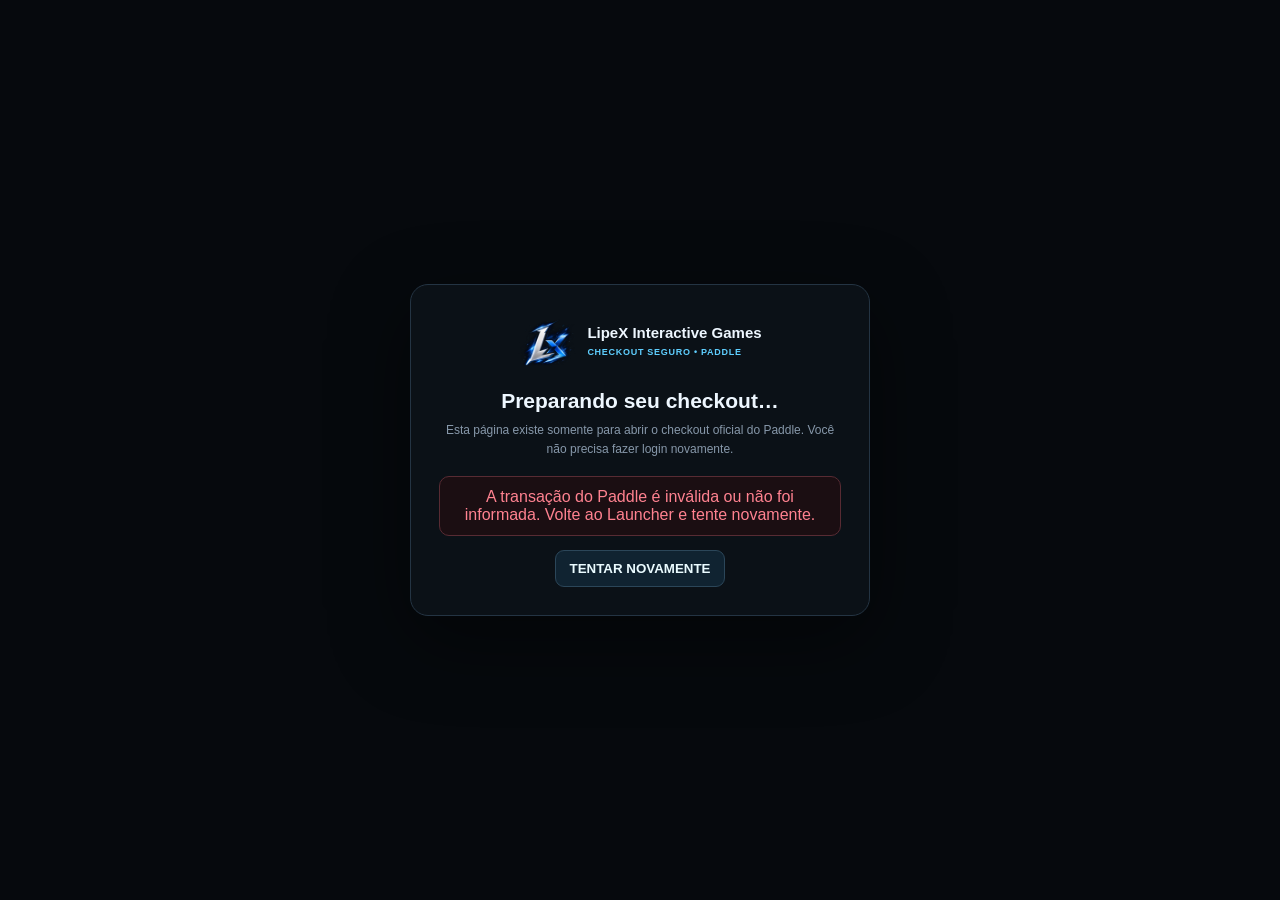
<file: paddle-checkout.html>
<!doctype html>
<html lang="pt-BR">
<head>
  <meta charset="utf-8">
  <meta name="viewport" content="width=device-width,initial-scale=1">
  <title>Checkout • LipeX Interactive Games</title>
  <style>
    :root{color-scheme:dark}*{box-sizing:border-box}body{margin:0;min-height:100vh;display:grid;place-items:center;background:#06090d;color:#eef7ff;font-family:Inter,Segoe UI,Arial,sans-serif}.shell{width:min(460px,92vw);padding:28px;border:1px solid #243443;border-radius:18px;background:#0b1117;text-align:center;box-shadow:0 24px 80px rgba(0,0,0,.45)}img{width:58px;height:58px;object-fit:contain}.brand{display:flex;align-items:center;justify-content:center;gap:11px;margin-bottom:18px}.brand div{text-align:left}.brand b{display:block;font-size:15px}.brand span{font-size:9px;color:#5fcfff;font-weight:800;letter-spacing:.08em}h1{font-size:21px;margin:0 0 8px}p{color:#8798aa;font-size:12px;line-height:1.55;margin:0}.status{margin-top:18px;padding:11px;border-radius:10px;background:#101922;color:#9eb0c0}.error{color:#ff8290;border:1px solid #582b33;background:#1b0e12}button{margin-top:14px;border:1px solid #2b4659;border-radius:9px;background:#102331;color:#eafbff;padding:10px 14px;font-weight:800;cursor:pointer}
  </style>
</head>
<body>
  <main class="shell">
    <div class="brand"><img src="assets/lipex-emblem.png" alt="LipeX"><div><b>LipeX Interactive Games</b><span>CHECKOUT SEGURO • PADDLE</span></div></div>
    <h1>Preparando seu checkout…</h1>
    <p>Esta página existe somente para abrir o checkout oficial do Paddle. Você não precisa fazer login novamente.</p>
    <div id="status" class="status">Conectando ao Paddle…</div>
    <button id="retry" hidden type="button">TENTAR NOVAMENTE</button>
  </main>
  <script src="config.js"></script>
  <script src="https://cdn.paddle.com/paddle/v2/paddle.js"></script>
  <script src="paddle-checkout.js?v=20260907-v0133"></script>
</body>
</html>
</file>
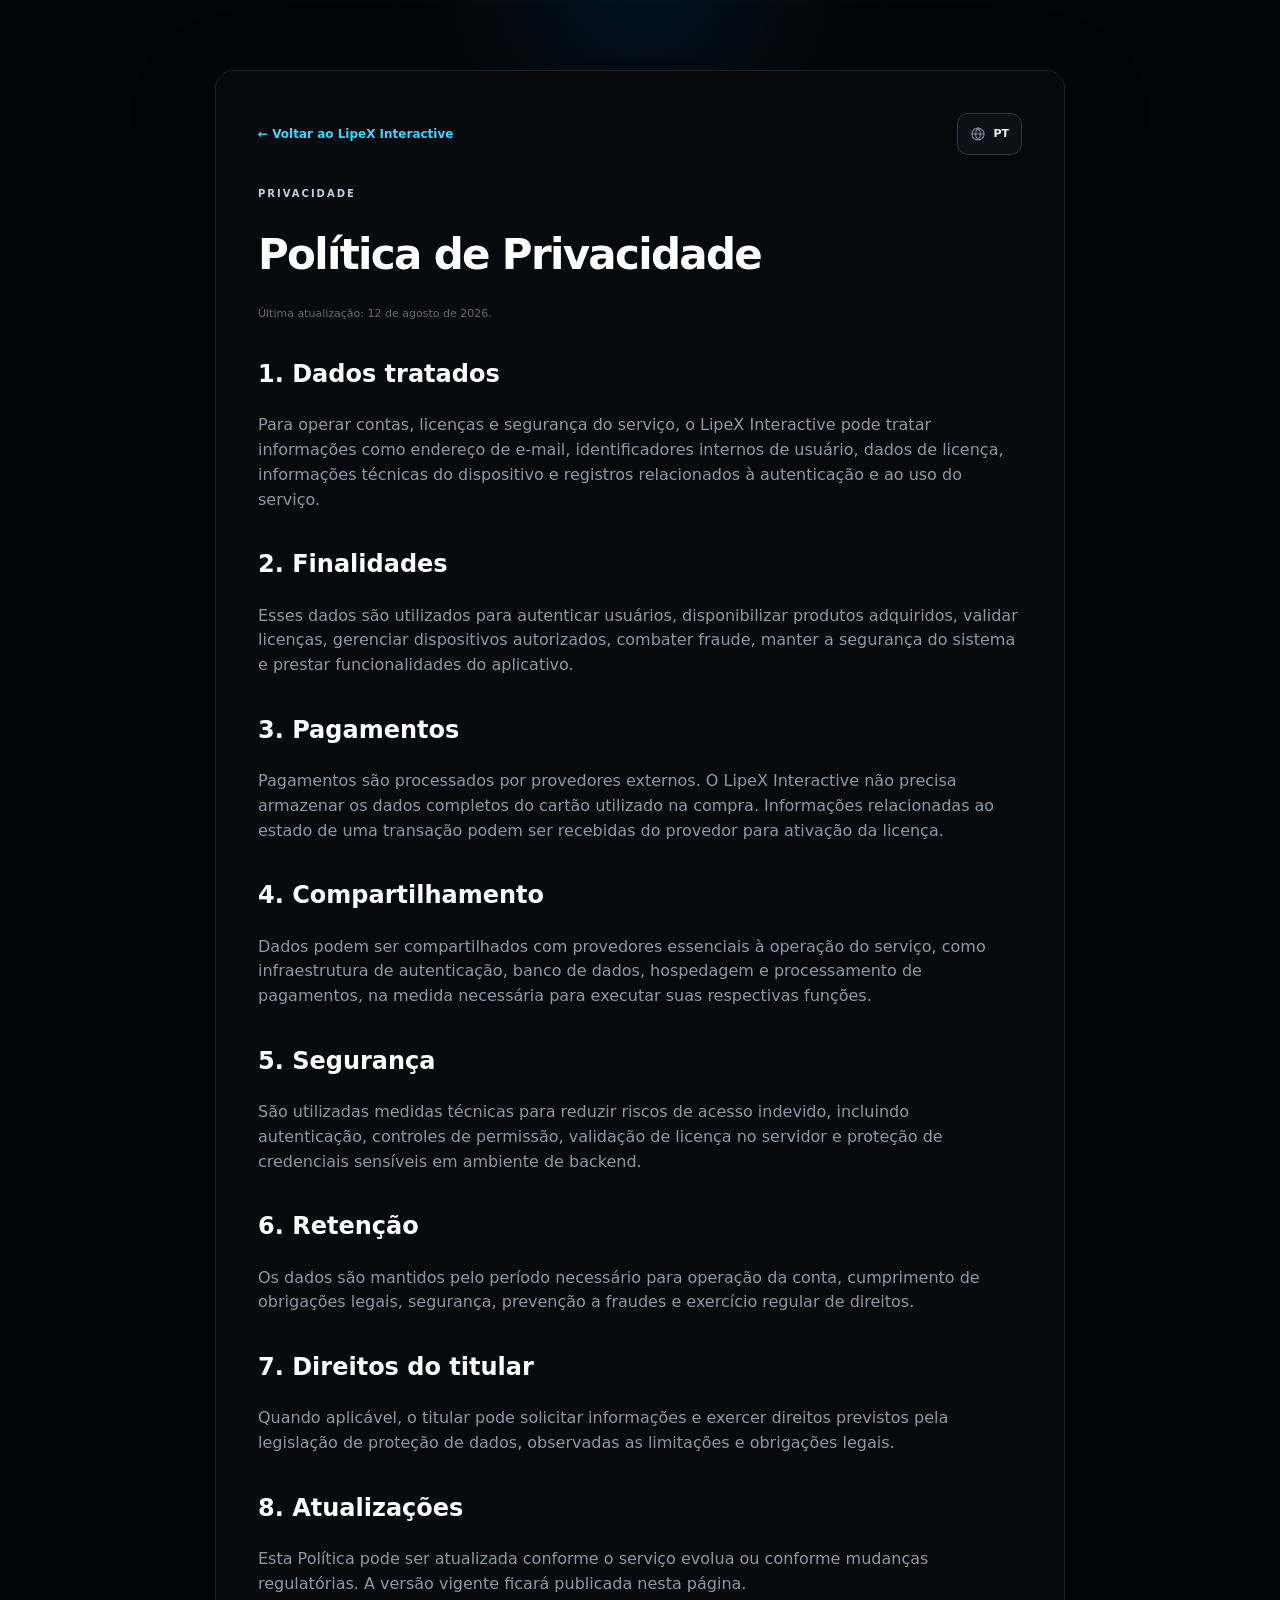
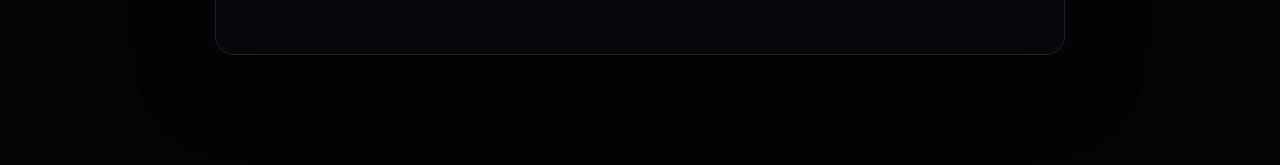
<file: privacidade.html>
<!DOCTYPE html>

<html lang="pt-BR"><head><meta charset="utf-8"/><meta content="width=device-width,initial-scale=1" name="viewport"/><title>Política de Privacidade — LipeX Interactive</title><link href="styles.css" rel="stylesheet"/></head><body data-title-pt="Política de Privacidade — LipeX Interactive"><main class="legal"><div class="legal-toolbar"><a class="back" data-i18n="← Voltar ao LipeX Interactive" href="index.html">← Voltar ao LipeX Interactive</a><div class="language-wrap">
<button aria-expanded="false" aria-haspopup="true" aria-label="Selecionar idioma" class="language-button" data-i18n-aria-label="Selecionar idioma" data-language-toggle="" type="button">
<svg aria-hidden="true" viewbox="0 0 24 24"><circle cx="12" cy="12" r="9"></circle><path d="M3 12h18M12 3c2.5 2.5 3.8 5.5 3.8 9s-1.3 6.5-3.8 9c-2.5-2.5-3.8-5.5-3.8-9S9.5 5.5 12 3Z"></path></svg>
<span data-i18n="PT" data-language-current="">PT</span>
</button>
<div class="language-menu" hidden="">
<button data-language-option="pt" role="radio" type="button"><span class="lang-code" data-i18n="PT">PT</span><span data-i18n="Português (Brasil)">Português (Brasil)</span><b data-i18n="✓">✓</b></button>
<button data-language-option="en" role="radio" type="button"><span class="lang-code" data-i18n="EN">EN</span><span data-i18n="English">English</span><b data-i18n="✓">✓</b></button>
</div>
</div></div><span class="eyebrow" data-i18n="PRIVACIDADE">PRIVACIDADE</span><h1 data-i18n="Política de Privacidade">Política de Privacidade</h1><p class="updated" data-i18n="Última atualização: 12 de agosto de 2026.">Última atualização: 12 de agosto de 2026.</p><h2 data-i18n="1. Dados tratados">1. Dados tratados</h2><p data-i18n="Para operar contas, licenças e segurança do serviço, o LipeX Interactive pode tratar informações como endereço de e-mail, identificadores internos de usuário, dados de licença, informações técnicas do dispositivo e registros relacionados à autenticação e ao uso do serviço.">Para operar contas, licenças e segurança do serviço, o LipeX Interactive pode tratar informações como endereço de e-mail, identificadores internos de usuário, dados de licença, informações técnicas do dispositivo e registros relacionados à autenticação e ao uso do serviço.</p><h2 data-i18n="2. Finalidades">2. Finalidades</h2><p data-i18n="Esses dados são utilizados para autenticar usuários, disponibilizar produtos adquiridos, validar licenças, gerenciar dispositivos autorizados, combater fraude, manter a segurança do sistema e prestar funcionalidades do aplicativo.">Esses dados são utilizados para autenticar usuários, disponibilizar produtos adquiridos, validar licenças, gerenciar dispositivos autorizados, combater fraude, manter a segurança do sistema e prestar funcionalidades do aplicativo.</p><h2 data-i18n="3. Pagamentos">3. Pagamentos</h2><p data-i18n="Pagamentos são processados por provedores externos. O LipeX Interactive não precisa armazenar os dados completos do cartão utilizado na compra. Informações relacionadas ao estado de uma transação podem ser recebidas do provedor para ativação da licença.">Pagamentos são processados por provedores externos. O LipeX Interactive não precisa armazenar os dados completos do cartão utilizado na compra. Informações relacionadas ao estado de uma transação podem ser recebidas do provedor para ativação da licença.</p><h2 data-i18n="4. Compartilhamento">4. Compartilhamento</h2><p data-i18n="Dados podem ser compartilhados com provedores essenciais à operação do serviço, como infraestrutura de autenticação, banco de dados, hospedagem e processamento de pagamentos, na medida necessária para executar suas respectivas funções.">Dados podem ser compartilhados com provedores essenciais à operação do serviço, como infraestrutura de autenticação, banco de dados, hospedagem e processamento de pagamentos, na medida necessária para executar suas respectivas funções.</p><h2 data-i18n="5. Segurança">5. Segurança</h2><p data-i18n="São utilizadas medidas técnicas para reduzir riscos de acesso indevido, incluindo autenticação, controles de permissão, validação de licença no servidor e proteção de credenciais sensíveis em ambiente de backend.">São utilizadas medidas técnicas para reduzir riscos de acesso indevido, incluindo autenticação, controles de permissão, validação de licença no servidor e proteção de credenciais sensíveis em ambiente de backend.</p><h2 data-i18n="6. Retenção">6. Retenção</h2><p data-i18n="Os dados são mantidos pelo período necessário para operação da conta, cumprimento de obrigações legais, segurança, prevenção a fraudes e exercício regular de direitos.">Os dados são mantidos pelo período necessário para operação da conta, cumprimento de obrigações legais, segurança, prevenção a fraudes e exercício regular de direitos.</p><h2 data-i18n="7. Direitos do titular">7. Direitos do titular</h2><p data-i18n="Quando aplicável, o titular pode solicitar informações e exercer direitos previstos pela legislação de proteção de dados, observadas as limitações e obrigações legais.">Quando aplicável, o titular pode solicitar informações e exercer direitos previstos pela legislação de proteção de dados, observadas as limitações e obrigações legais.</p><h2 data-i18n="8. Atualizações">8. Atualizações</h2><p data-i18n="Esta Política pode ser atualizada conforme o serviço evolua ou conforme mudanças regulatórias. A versão vigente ficará publicada nesta página.">Esta Política pode ser atualizada conforme o serviço evolua ou conforme mudanças regulatórias. A versão vigente ficará publicada nesta página.</p></main><script src="i18n.js"></script><script src="site-editor.js"></script></body></html>
</file>
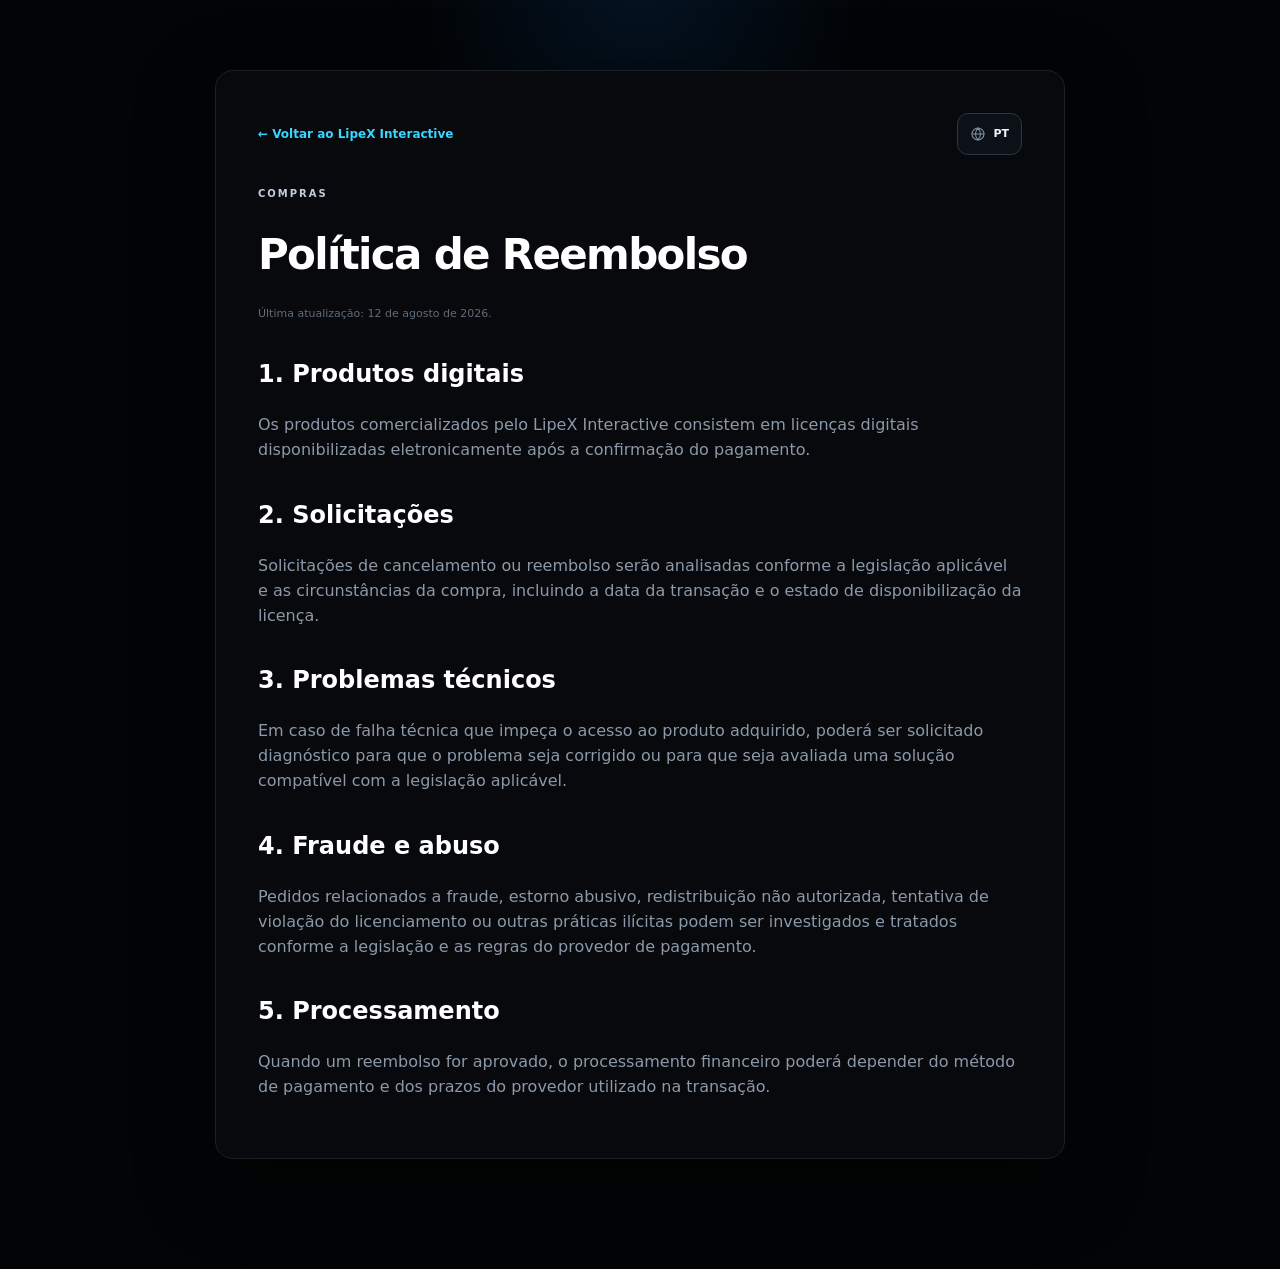
<file: reembolso.html>
<!DOCTYPE html>

<html lang="pt-BR"><head><meta charset="utf-8"/><meta content="width=device-width,initial-scale=1" name="viewport"/><title>Política de Reembolso — LipeX Interactive</title><link href="styles.css" rel="stylesheet"/></head><body data-title-pt="Política de Reembolso — LipeX Interactive"><main class="legal"><div class="legal-toolbar"><a class="back" data-i18n="← Voltar ao LipeX Interactive" href="index.html">← Voltar ao LipeX Interactive</a><div class="language-wrap">
<button aria-expanded="false" aria-haspopup="true" aria-label="Selecionar idioma" class="language-button" data-i18n-aria-label="Selecionar idioma" data-language-toggle="" type="button">
<svg aria-hidden="true" viewbox="0 0 24 24"><circle cx="12" cy="12" r="9"></circle><path d="M3 12h18M12 3c2.5 2.5 3.8 5.5 3.8 9s-1.3 6.5-3.8 9c-2.5-2.5-3.8-5.5-3.8-9S9.5 5.5 12 3Z"></path></svg>
<span data-i18n="PT" data-language-current="">PT</span>
</button>
<div class="language-menu" hidden="">
<button data-language-option="pt" role="radio" type="button"><span class="lang-code" data-i18n="PT">PT</span><span data-i18n="Português (Brasil)">Português (Brasil)</span><b data-i18n="✓">✓</b></button>
<button data-language-option="en" role="radio" type="button"><span class="lang-code" data-i18n="EN">EN</span><span data-i18n="English">English</span><b data-i18n="✓">✓</b></button>
</div>
</div></div><span class="eyebrow" data-i18n="COMPRAS">COMPRAS</span><h1 data-i18n="Política de Reembolso">Política de Reembolso</h1><p class="updated" data-i18n="Última atualização: 12 de agosto de 2026.">Última atualização: 12 de agosto de 2026.</p><h2 data-i18n="1. Produtos digitais">1. Produtos digitais</h2><p data-i18n="Os produtos comercializados pelo LipeX Interactive consistem em licenças digitais disponibilizadas eletronicamente após a confirmação do pagamento.">Os produtos comercializados pelo LipeX Interactive consistem em licenças digitais disponibilizadas eletronicamente após a confirmação do pagamento.</p><h2 data-i18n="2. Solicitações">2. Solicitações</h2><p data-i18n="Solicitações de cancelamento ou reembolso serão analisadas conforme a legislação aplicável e as circunstâncias da compra, incluindo a data da transação e o estado de disponibilização da licença.">Solicitações de cancelamento ou reembolso serão analisadas conforme a legislação aplicável e as circunstâncias da compra, incluindo a data da transação e o estado de disponibilização da licença.</p><h2 data-i18n="3. Problemas técnicos">3. Problemas técnicos</h2><p data-i18n="Em caso de falha técnica que impeça o acesso ao produto adquirido, poderá ser solicitado diagnóstico para que o problema seja corrigido ou para que seja avaliada uma solução compatível com a legislação aplicável.">Em caso de falha técnica que impeça o acesso ao produto adquirido, poderá ser solicitado diagnóstico para que o problema seja corrigido ou para que seja avaliada uma solução compatível com a legislação aplicável.</p><h2 data-i18n="4. Fraude e abuso">4. Fraude e abuso</h2><p data-i18n="Pedidos relacionados a fraude, estorno abusivo, redistribuição não autorizada, tentativa de violação do licenciamento ou outras práticas ilícitas podem ser investigados e tratados conforme a legislação e as regras do provedor de pagamento.">Pedidos relacionados a fraude, estorno abusivo, redistribuição não autorizada, tentativa de violação do licenciamento ou outras práticas ilícitas podem ser investigados e tratados conforme a legislação e as regras do provedor de pagamento.</p><h2 data-i18n="5. Processamento">5. Processamento</h2><p data-i18n="Quando um reembolso for aprovado, o processamento financeiro poderá depender do método de pagamento e dos prazos do provedor utilizado na transação.">Quando um reembolso for aprovado, o processamento financeiro poderá depender do método de pagamento e dos prazos do provedor utilizado na transação.</p></main><script src="i18n.js"></script><script src="site-editor.js"></script></body></html>
</file>
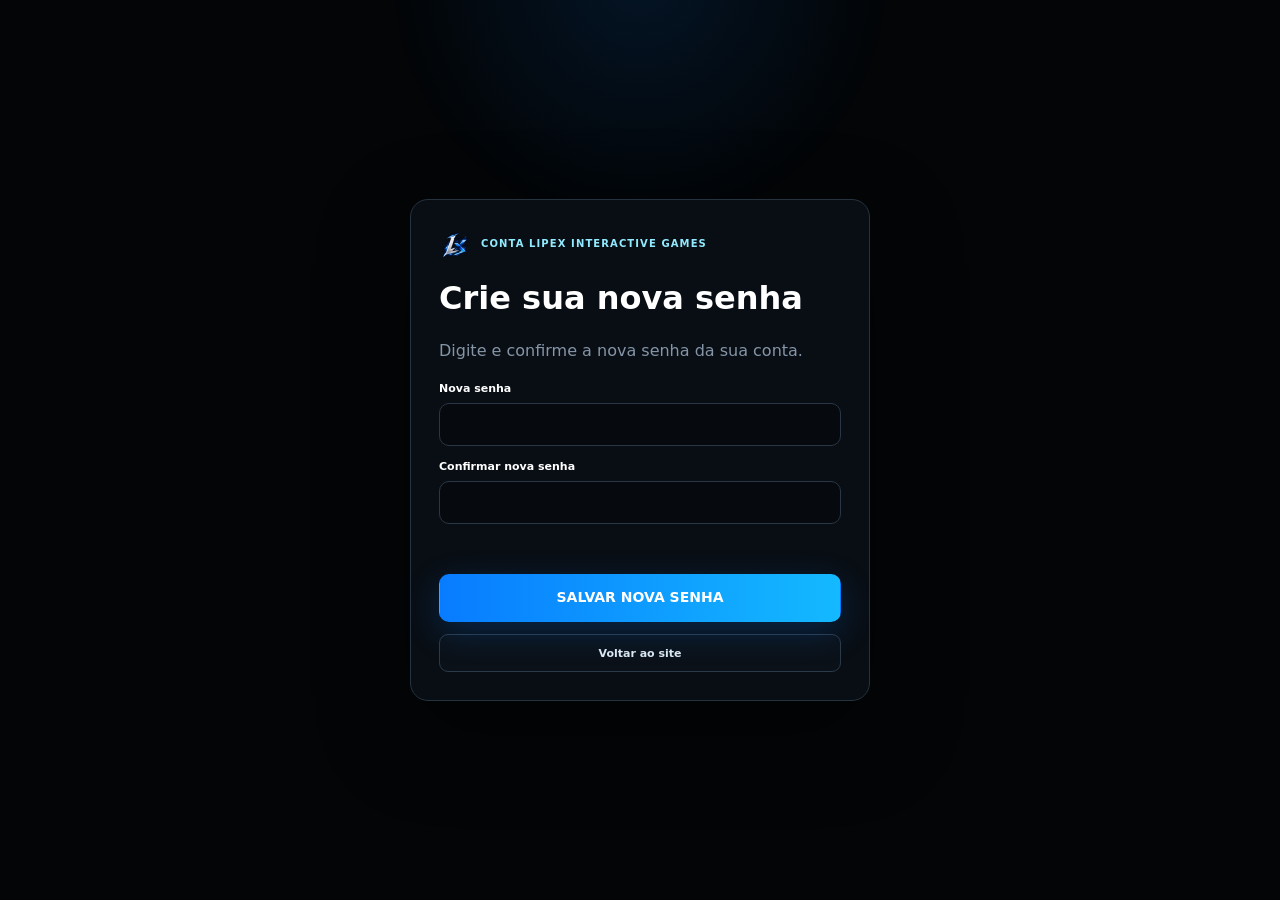
<file: reset-password.html>
<!doctype html>
<html lang="pt-BR">
<head>
  <meta charset="utf-8">
  <meta name="viewport" content="width=device-width,initial-scale=1">
  <title>Redefinir senha • LipeX Interactive Games</title>
  <link rel="stylesheet" href="styles.css">
  <script src="config.js"></script>
</head>
<body class="reset-password-page">
  <main class="reset-password-shell">
    <div class="reset-password-card">
      <div class="reset-password-brand"><img src="assets/lipex-emblem.png" alt="LipeX"><span>CONTA LIPEX INTERACTIVE GAMES</span></div>
      <h1>Crie sua nova senha</h1>
      <p>Digite e confirme a nova senha da sua conta.</p>
      <form id="reset-password-form">
        <label>Nova senha<input id="reset-new-password" type="password" minlength="6" required autocomplete="new-password"></label>
        <label>Confirmar nova senha<input id="reset-confirm-password" type="password" minlength="6" required autocomplete="new-password"></label>
        <p id="reset-password-feedback" class="auth-feedback"></p>
        <button id="reset-password-submit" class="btn btn-primary" type="submit">SALVAR NOVA SENHA</button>
      </form>
      <a href="./" class="settings-pass-secondary reset-back">Voltar ao site</a>
    </div>
  </main>
  <script type="module" src="reset-password.js"></script>
</body>
</html>
</file>
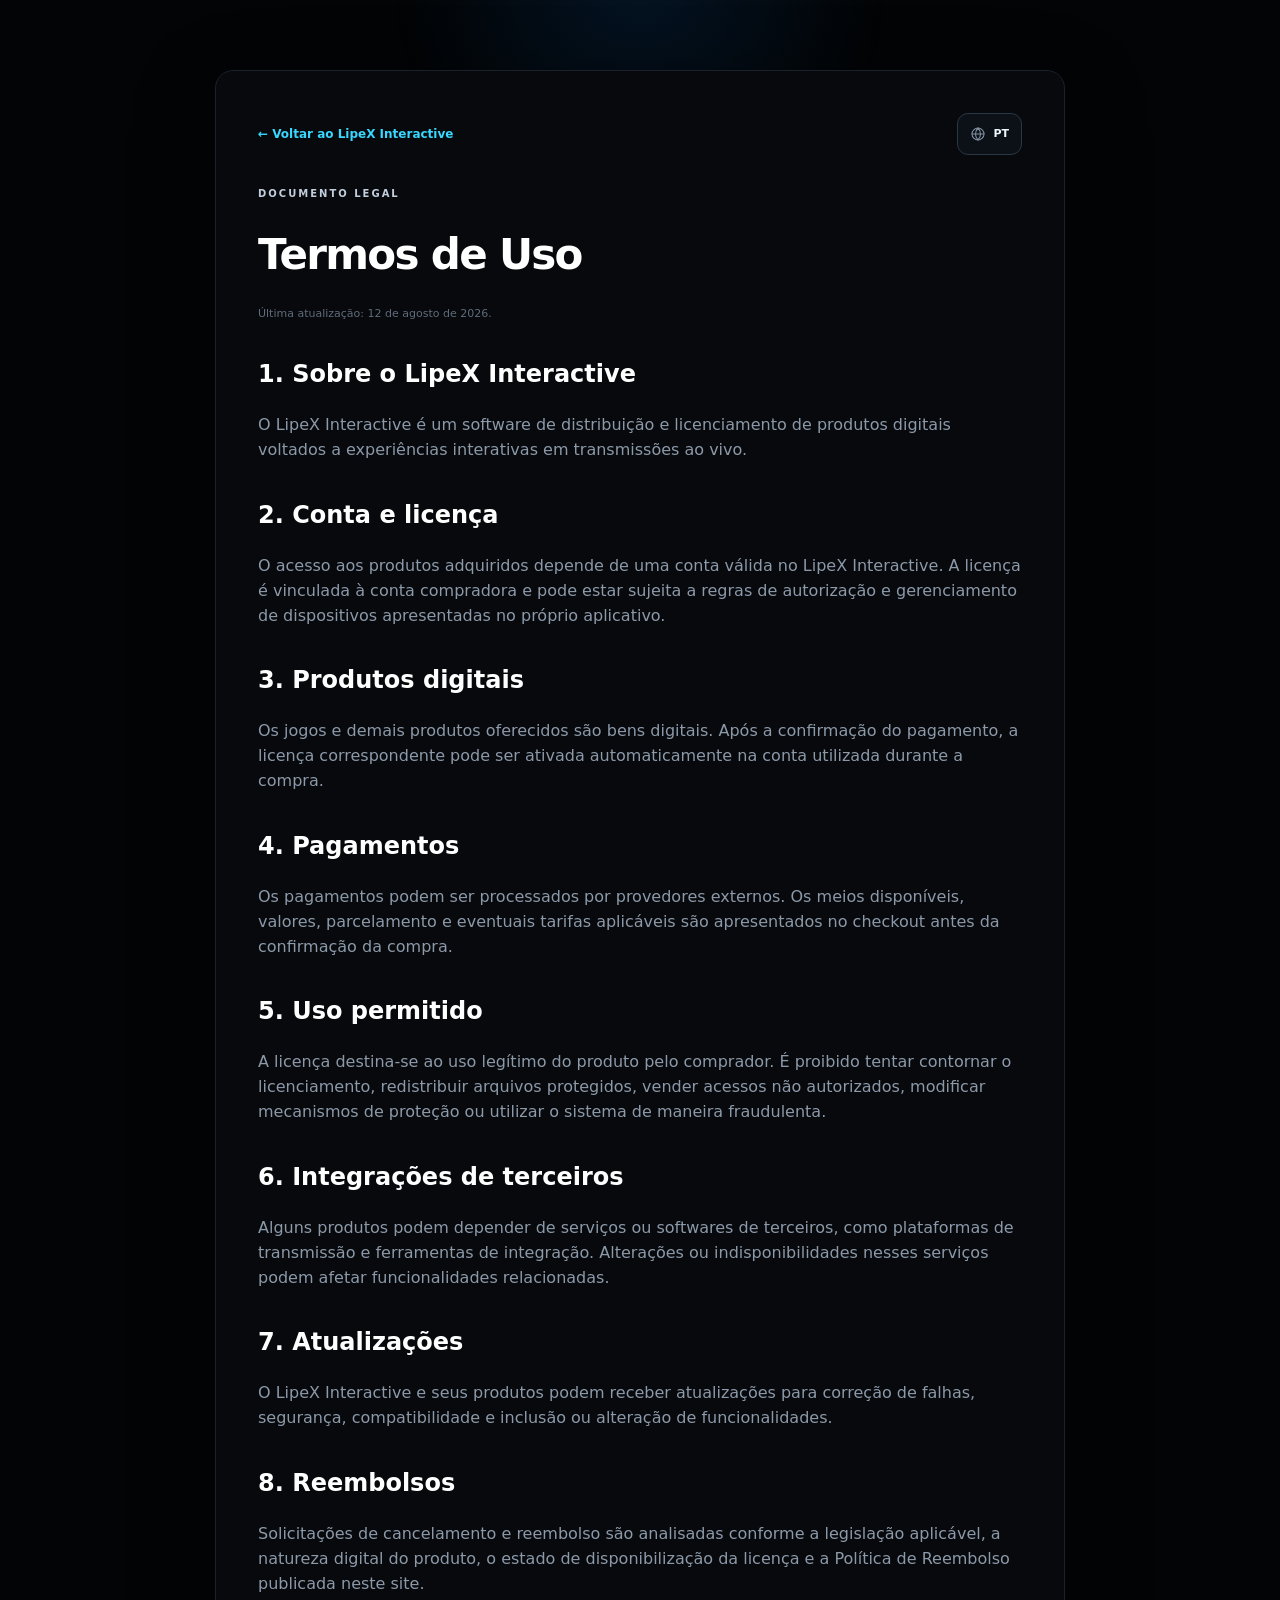
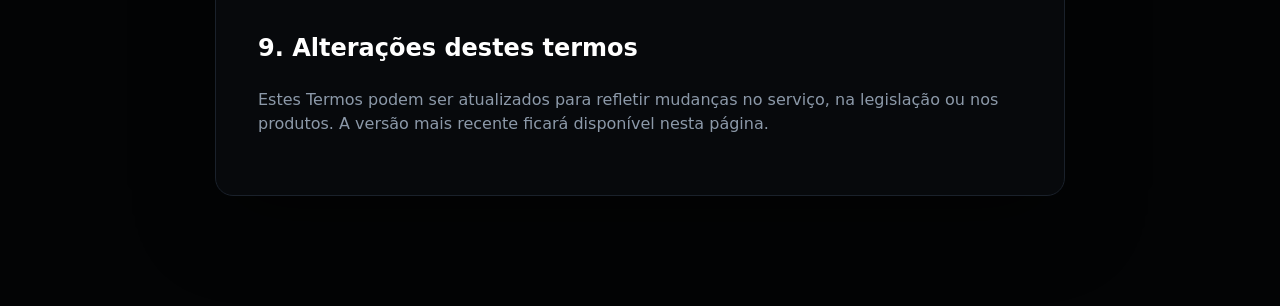
<file: termos.html>
<!DOCTYPE html>

<html lang="pt-BR"><head><meta charset="utf-8"/><meta content="width=device-width,initial-scale=1" name="viewport"/><title>Termos de Uso — LipeX Interactive</title><link href="styles.css" rel="stylesheet"/></head><body data-title-pt="Termos de Uso — LipeX Interactive"><main class="legal"><div class="legal-toolbar"><a class="back" data-i18n="← Voltar ao LipeX Interactive" href="index.html">← Voltar ao LipeX Interactive</a><div class="language-wrap">
<button aria-expanded="false" aria-haspopup="true" aria-label="Selecionar idioma" class="language-button" data-i18n-aria-label="Selecionar idioma" data-language-toggle="" type="button">
<svg aria-hidden="true" viewbox="0 0 24 24"><circle cx="12" cy="12" r="9"></circle><path d="M3 12h18M12 3c2.5 2.5 3.8 5.5 3.8 9s-1.3 6.5-3.8 9c-2.5-2.5-3.8-5.5-3.8-9S9.5 5.5 12 3Z"></path></svg>
<span data-i18n="PT" data-language-current="">PT</span>
</button>
<div class="language-menu" hidden="">
<button data-language-option="pt" role="radio" type="button"><span class="lang-code" data-i18n="PT">PT</span><span data-i18n="Português (Brasil)">Português (Brasil)</span><b data-i18n="✓">✓</b></button>
<button data-language-option="en" role="radio" type="button"><span class="lang-code" data-i18n="EN">EN</span><span data-i18n="English">English</span><b data-i18n="✓">✓</b></button>
</div>
</div></div><span class="eyebrow" data-i18n="DOCUMENTO LEGAL">DOCUMENTO LEGAL</span><h1 data-i18n="Termos de Uso">Termos de Uso</h1><p class="updated" data-i18n="Última atualização: 12 de agosto de 2026.">Última atualização: 12 de agosto de 2026.</p><h2 data-i18n="1. Sobre o LipeX Interactive">1. Sobre o LipeX Interactive</h2><p data-i18n="O LipeX Interactive é um software de distribuição e licenciamento de produtos digitais voltados a experiências interativas em transmissões ao vivo.">O LipeX Interactive é um software de distribuição e licenciamento de produtos digitais voltados a experiências interativas em transmissões ao vivo.</p><h2 data-i18n="2. Conta e licença">2. Conta e licença</h2><p data-i18n="O acesso aos produtos adquiridos depende de uma conta válida no LipeX Interactive. A licença é vinculada à conta compradora e pode estar sujeita a regras de autorização e gerenciamento de dispositivos apresentadas no próprio aplicativo.">O acesso aos produtos adquiridos depende de uma conta válida no LipeX Interactive. A licença é vinculada à conta compradora e pode estar sujeita a regras de autorização e gerenciamento de dispositivos apresentadas no próprio aplicativo.</p><h2 data-i18n="3. Produtos digitais">3. Produtos digitais</h2><p data-i18n="Os jogos e demais produtos oferecidos são bens digitais. Após a confirmação do pagamento, a licença correspondente pode ser ativada automaticamente na conta utilizada durante a compra.">Os jogos e demais produtos oferecidos são bens digitais. Após a confirmação do pagamento, a licença correspondente pode ser ativada automaticamente na conta utilizada durante a compra.</p><h2 data-i18n="4. Pagamentos">4. Pagamentos</h2><p data-i18n="Os pagamentos podem ser processados por provedores externos. Os meios disponíveis, valores, parcelamento e eventuais tarifas aplicáveis são apresentados no checkout antes da confirmação da compra.">Os pagamentos podem ser processados por provedores externos. Os meios disponíveis, valores, parcelamento e eventuais tarifas aplicáveis são apresentados no checkout antes da confirmação da compra.</p><h2 data-i18n="5. Uso permitido">5. Uso permitido</h2><p data-i18n="A licença destina-se ao uso legítimo do produto pelo comprador. É proibido tentar contornar o licenciamento, redistribuir arquivos protegidos, vender acessos não autorizados, modificar mecanismos de proteção ou utilizar o sistema de maneira fraudulenta.">A licença destina-se ao uso legítimo do produto pelo comprador. É proibido tentar contornar o licenciamento, redistribuir arquivos protegidos, vender acessos não autorizados, modificar mecanismos de proteção ou utilizar o sistema de maneira fraudulenta.</p><h2 data-i18n="6. Integrações de terceiros">6. Integrações de terceiros</h2><p data-i18n="Alguns produtos podem depender de serviços ou softwares de terceiros, como plataformas de transmissão e ferramentas de integração. Alterações ou indisponibilidades nesses serviços podem afetar funcionalidades relacionadas.">Alguns produtos podem depender de serviços ou softwares de terceiros, como plataformas de transmissão e ferramentas de integração. Alterações ou indisponibilidades nesses serviços podem afetar funcionalidades relacionadas.</p><h2 data-i18n="7. Atualizações">7. Atualizações</h2><p data-i18n="O LipeX Interactive e seus produtos podem receber atualizações para correção de falhas, segurança, compatibilidade e inclusão ou alteração de funcionalidades.">O LipeX Interactive e seus produtos podem receber atualizações para correção de falhas, segurança, compatibilidade e inclusão ou alteração de funcionalidades.</p><h2 data-i18n="8. Reembolsos">8. Reembolsos</h2><p data-i18n="Solicitações de cancelamento e reembolso são analisadas conforme a legislação aplicável, a natureza digital do produto, o estado de disponibilização da licença e a Política de Reembolso publicada neste site.">Solicitações de cancelamento e reembolso são analisadas conforme a legislação aplicável, a natureza digital do produto, o estado de disponibilização da licença e a Política de Reembolso publicada neste site.</p><h2 data-i18n="9. Alterações destes termos">9. Alterações destes termos</h2><p data-i18n="Estes Termos podem ser atualizados para refletir mudanças no serviço, na legislação ou nos produtos. A versão mais recente ficará disponível nesta página.">Estes Termos podem ser atualizados para refletir mudanças no serviço, na legislação ou nos produtos. A versão mais recente ficará disponível nesta página.</p></main><script src="i18n.js"></script><script src="site-editor.js"></script></body></html>
</file>
<file: styles.css>
:root{
  --black:#030405;
  --black-2:#07090c;
  --panel:#0b0e12;
  --panel-2:#0f1319;
  --line:#1a212b;
  --line-strong:#273747;
  --white:#f8fbff;
  --text:#e8eef6;
  --muted:#8f9bab;
  --muted-2:#697586;
  --blue:#087cff;
  --cyan:#39d7ff;
  --cyan-soft:#8be9ff;
  --success:#54e6a5;
  --danger:#ff6f82;
  --max:1180px;
  --shadow:0 24px 80px rgba(0,0,0,.42);
}

*{box-sizing:border-box}
html{scroll-behavior:smooth;background:var(--black)}
body{
  margin:0;
  color:var(--text);
  background:
    linear-gradient(rgba(255,255,255,.018) 1px,transparent 1px),
    linear-gradient(90deg,rgba(255,255,255,.018) 1px,transparent 1px),
    var(--black);
  background-size:64px 64px;
  font-family:Inter,ui-sans-serif,system-ui,-apple-system,BlinkMacSystemFont,"Segoe UI",sans-serif;
  line-height:1.55;
  overflow-x:hidden;
}
body::before{
  content:"";
  position:fixed;
  z-index:0;
  width:520px;height:520px;
  top:-280px;left:50%;transform:translateX(-50%);
  background:radial-gradient(circle,rgba(15,132,255,.12),transparent 68%);
  pointer-events:none;
}
a{color:inherit;text-decoration:none}
button,input{font:inherit}
img,video{display:block;max-width:100%}
[hidden]{display:none!important}
main,.site-header,.footer{position:relative;z-index:1}

.site-header{
  width:min(calc(100% - 36px),var(--max));
  min-height:76px;
  margin:0 auto;
  display:flex;
  align-items:center;
  gap:28px;
  border-bottom:1px solid var(--line);
}
.brand{display:flex;align-items:center;gap:10px;margin-right:auto;min-width:max-content}
.brand-emblem{width:42px;height:42px;object-fit:contain}
.brand-copy{display:flex;flex-direction:column;line-height:1}
.brand-copy strong{font-size:18px;letter-spacing:-.02em;color:#fff}
.brand-copy small{font-size:8px;letter-spacing:.24em;color:var(--cyan);margin-top:5px;font-weight:800}
.nav{display:flex;align-items:center;gap:26px;color:#a9b3c1;font-size:13px;font-weight:650}
.nav a{transition:.2s ease}.nav a:hover{color:#fff}
.header-actions{display:flex;align-items:center;gap:10px}
.account-wrap{position:relative}
.account-button{
  min-height:40px;padding:0 16px;border:1px solid #2a3441;border-radius:10px;
  background:#0a0d11;color:#fff;font-weight:800;cursor:pointer;transition:.2s ease
}
.account-button:hover,.account-button.logged-in{border-color:var(--cyan);box-shadow:0 0 0 2px rgba(57,215,255,.08)}
.account-menu{
  position:absolute;z-index:50;right:0;top:calc(100% + 10px);width:255px;padding:16px;
  border:1px solid var(--line-strong);border-radius:14px;background:#080b0f;box-shadow:var(--shadow)
}
.account-menu small,.account-menu strong{display:block}.account-menu small{color:var(--muted)}.account-menu strong{margin:4px 0 14px;word-break:break-all}
.account-menu button{width:100%;padding:10px;border:1px solid #2c3540;border-radius:9px;background:#11151b;color:#fff;font-weight:800;cursor:pointer}

.hero{
  width:min(calc(100% - 36px),var(--max));
  min-height:690px;
  margin:0 auto;
  padding:82px 0 100px;
  display:grid;
  grid-template-columns:1.02fr .98fr;
  gap:64px;
  align-items:center;
}
.eyebrow{display:inline-flex;align-items:center;gap:10px;color:#c2cedd;font-size:10px;font-weight:900;letter-spacing:.2em}
.eyebrow i{width:28px;height:2px;background:linear-gradient(90deg,var(--blue),var(--cyan));box-shadow:0 0 16px rgba(57,215,255,.55)}
.hero h1{font-size:clamp(52px,6.4vw,88px);line-height:.92;letter-spacing:-.065em;margin:20px 0 24px;color:#fff;max-width:720px}
.hero h1 span{color:transparent;background:linear-gradient(90deg,#fff 0%,#dffaff 28%,var(--cyan) 100%);background-clip:text;-webkit-background-clip:text}
.hero-copy>p{max-width:640px;margin:0;color:#a7b3c2;font-size:18px;line-height:1.65}
.hero-actions{display:flex;gap:12px;flex-wrap:wrap;margin-top:31px}
.btn{
  min-height:48px;padding:0 19px;border-radius:10px;border:1px solid transparent;
  display:inline-flex;align-items:center;justify-content:center;font-weight:850;font-size:14px;cursor:pointer;transition:.2s ease
}
.btn:hover{transform:translateY(-1px)}
.btn-primary{background:linear-gradient(90deg,var(--blue),#14b9ff);color:#fff;box-shadow:0 10px 34px rgba(8,124,255,.22)}
.btn-primary:hover{box-shadow:0 12px 40px rgba(8,124,255,.32)}
.btn-ghost{background:#090c10;border-color:#252d38;color:#dce5ef}
.btn-ghost:hover{border-color:#43505e;background:#0e1217}
.hero-proof{display:flex;gap:20px;flex-wrap:wrap;margin-top:24px;color:#7f8c9d;font-size:11px}
.hero-proof span::before{content:"";display:inline-block;width:6px;height:6px;border-radius:50%;background:var(--cyan);box-shadow:0 0 12px rgba(57,215,255,.7);margin-right:8px;vertical-align:1px}

.hero-product{
  min-height:480px;position:relative;border:1px solid #151c24;border-radius:30px;
  background:linear-gradient(180deg,#06090d,#030405);
  overflow:hidden;box-shadow:0 40px 100px rgba(0,0,0,.48)
}
.hero-product::before{content:"";position:absolute;inset:0;background:radial-gradient(circle at 50% 38%,rgba(7,121,255,.19),transparent 34%),linear-gradient(135deg,transparent 48%,rgba(57,215,255,.035) 49%,transparent 50%);background-size:auto,24px 24px}
.hero-logo-orbit{position:absolute;width:360px;height:360px;border-radius:50%;border:1px solid rgba(57,215,255,.12);left:50%;top:45%;transform:translate(-50%,-50%);box-shadow:0 0 90px rgba(8,124,255,.08),inset 0 0 80px rgba(8,124,255,.04)}
.hero-logo-orbit::before,.hero-logo-orbit::after{content:"";position:absolute;border-radius:50%;border:1px solid rgba(57,215,255,.07);inset:34px}.hero-logo-orbit::after{inset:72px}
.hero-logo{position:absolute;width:310px;height:310px;object-fit:contain;left:50%;top:43%;transform:translate(-50%,-50%);filter:drop-shadow(0 0 24px rgba(8,124,255,.26))}
.floating-card{position:absolute;display:grid;grid-template-columns:66px 1fr;gap:11px;align-items:center;width:245px;padding:10px;background:rgba(8,11,15,.92);border:1px solid #28323e;border-radius:13px;box-shadow:0 18px 50px rgba(0,0,0,.48);backdrop-filter:blur(12px)}
.floating-card img{width:66px;height:46px;object-fit:cover;border-radius:8px;border:1px solid #26313e}
.floating-card strong{display:block;font-size:12px;color:#fff}.floating-card small{display:block;color:#76869a;font-size:9px;margin-top:2px}
.floating-card-a{left:18px;top:32px}.floating-card-b{right:18px;bottom:54px}
.product-status{position:absolute;left:24px;bottom:22px;display:flex;align-items:center;gap:9px;color:#94a2b5;font-size:10px;letter-spacing:.04em}
.product-status span{width:7px;height:7px;border-radius:50%;background:var(--success);box-shadow:0 0 12px rgba(84,230,165,.75)}

.section{width:min(calc(100% - 36px),var(--max));margin:0 auto;padding:94px 0}
.section-label{text-align:center;color:#637184;font-size:9px;font-weight:900;letter-spacing:.23em;margin-bottom:26px}
.feature-strip{padding-top:24px;border-top:1px solid var(--line)}
.feature-grid{display:grid;grid-template-columns:repeat(4,1fr);border:1px solid var(--line);border-radius:18px;overflow:hidden;background:#05070a}
.feature-card{padding:28px 24px;min-height:248px;border-right:1px solid var(--line);transition:.2s ease}
.feature-card:last-child{border-right:0}.feature-card:hover{background:#090c10}
.feature-icon{width:42px;height:42px;border:1px solid #283747;border-radius:10px;display:grid;place-items:center;background:#080c11;margin-bottom:28px}
.feature-icon svg{width:21px;height:21px;fill:none;stroke:var(--cyan);stroke-width:1.7;stroke-linecap:round;stroke-linejoin:round}
.feature-card h3{margin:0 0 10px;font-size:17px;color:#f7faff;letter-spacing:-.02em}.feature-card p{margin:0;color:#7f8b9a;font-size:12px;line-height:1.7}

.section-heading{margin-bottom:38px}.split-heading{display:grid;grid-template-columns:1fr 400px;gap:70px;align-items:end}.section-heading h2{font-size:clamp(36px,4.5vw,58px);line-height:.98;letter-spacing:-.055em;color:#fff;margin:14px 0 0;max-width:760px}.section-heading>p,.split-heading>p{margin:0;color:#8895a6;font-size:14px;line-height:1.7}
.centered-heading{text-align:center;max-width:760px;margin-left:auto;margin-right:auto}.centered-heading .eyebrow{justify-content:center}.centered-heading p{max-width:640px;margin:15px auto 0}.centered-heading.compact{max-width:650px}

.catalog{padding-top:118px}
.games-grid{display:grid;grid-template-columns:repeat(2,1fr);gap:18px}
.game-card{border:1px solid #1b232d;border-radius:20px;overflow:hidden;background:#07090c;box-shadow:0 25px 70px rgba(0,0,0,.28);transition:.25s ease}.game-card:hover{transform:translateY(-3px);border-color:#2a3949}
.game-media{aspect-ratio:16/9;position:relative;overflow:hidden;background:#080b0f}.game-media>img{width:100%;height:100%;object-fit:cover;transition:.45s ease}.game-card:hover .game-media>img{transform:scale(1.025)}
.media-gradient{position:absolute;inset:0;background:linear-gradient(180deg,rgba(0,0,0,.02),rgba(0,0,0,.05) 55%,rgba(3,4,5,.86) 100%)}
.game-version{position:absolute;top:15px;left:15px;padding:6px 9px;border:1px solid rgba(121,207,255,.42);border-radius:7px;background:rgba(3,8,14,.84);color:#bdeeff;font-size:10px;font-weight:900;backdrop-filter:blur(8px)}
.media-play{position:absolute;right:16px;bottom:15px;display:flex;align-items:center;gap:8px;padding:8px 11px;border:1px solid rgba(255,255,255,.18);border-radius:999px;background:rgba(4,6,8,.72);color:#fff;font-size:10px;font-weight:800;backdrop-filter:blur(8px)}
.play-icon{width:22px;height:22px;border-radius:50%;display:grid;place-items:center;background:var(--cyan);color:#001018;font-size:8px;padding-left:1px}
.game-content{padding:24px}.game-topline{display:flex;gap:12px;color:#6f8195;font-size:9px;font-weight:900;letter-spacing:.14em}.game-topline span+span::before{content:"•";margin-right:12px;color:#334152}.game-content h3{font-size:30px;line-height:1.04;margin:10px 0 9px;color:#fff;letter-spacing:-.045em}.game-content>p{margin:0;color:#8e9cac;font-size:13px;line-height:1.68;min-height:66px}
.game-footer{display:flex;align-items:end;justify-content:space-between;gap:20px;margin-top:24px;padding-top:19px;border-top:1px solid #171d25}.price small,.price strong{display:block}.price small{font-size:9px;color:#6e7c8d;text-transform:uppercase;letter-spacing:.09em}.price strong{font-size:25px;color:#fff;margin-top:2px;letter-spacing:-.03em}.buy-button{min-width:116px;min-height:43px;border:0;border-radius:9px;background:linear-gradient(90deg,var(--blue),#13b5fb);color:#fff;font-weight:900;cursor:pointer;box-shadow:0 9px 28px rgba(8,124,255,.17);transition:.2s ease}.buy-button:hover{filter:brightness(1.08);transform:translateY(-1px)}button.loading{opacity:.65;cursor:wait}

.demos{padding-top:110px;border-top:1px solid var(--line)}
.demo-list{display:grid;gap:90px;margin-top:52px}.demo-row{display:grid;grid-template-columns:.68fr 1.32fr;gap:58px;align-items:center}.demo-row.reverse{grid-template-columns:1.32fr .68fr}.demo-row.reverse .demo-copy{order:2}.demo-number{font-size:11px;font-weight:900;color:var(--cyan);letter-spacing:.16em}.demo-copy h3{font-size:36px;line-height:1;margin:12px 0 15px;color:#fff;letter-spacing:-.045em}.demo-copy p{color:#8997a8;font-size:13px;line-height:1.75;margin:0}.text-link{display:inline-flex;align-items:center;gap:8px;margin-top:22px;color:#dff8ff;font-size:12px;font-weight:800}.text-link span{color:var(--cyan)}
.video-shell{border:1px solid #202a35;border-radius:18px;overflow:hidden;background:#05070a;box-shadow:0 30px 90px rgba(0,0,0,.36)}.video-shell video{width:100%;aspect-ratio:16/9;background:#000;object-fit:cover}

.how{padding-top:115px}.steps{display:grid;grid-template-columns:repeat(4,1fr);gap:0;border:1px solid var(--line);border-radius:18px;overflow:hidden;margin-top:42px}.step{min-height:230px;padding:27px 23px;background:#06080b;border-right:1px solid var(--line)}.step:last-child{border-right:0}.step>span{color:var(--cyan);font-size:10px;font-weight:900;letter-spacing:.15em}.step h3{font-size:18px;line-height:1.1;color:#fff;margin:48px 0 11px;letter-spacing:-.025em}.step p{margin:0;color:#7d8999;font-size:12px;line-height:1.7}

.community{display:grid;grid-template-columns:340px 1fr;gap:72px;align-items:center;border-top:1px solid var(--line);border-bottom:1px solid var(--line);padding-top:78px;padding-bottom:78px}.community-logo-wrap{height:320px;border:1px solid #151e28;border-radius:24px;background:radial-gradient(circle,rgba(8,124,255,.13),transparent 52%),#05070a;display:grid;place-items:center;overflow:hidden}.community-logo-wrap img{width:260px;height:260px;object-fit:contain;filter:drop-shadow(0 0 22px rgba(8,124,255,.22))}.community-copy h2{font-size:clamp(40px,5vw,62px);line-height:.97;margin:15px 0 18px;color:#fff;letter-spacing:-.055em}.community-copy>p{max-width:650px;color:#8d99aa;margin:0;font-size:14px;line-height:1.75}.community-actions{display:flex;gap:12px;flex-wrap:wrap;margin-top:26px}

.faq-section{padding-top:110px}.faq{display:grid;gap:8px;margin-top:32px}.faq details{border-bottom:1px solid var(--line);padding:18px 0}.faq summary{cursor:pointer;list-style:none;color:#e8eef7;font-weight:800;font-size:14px}.faq summary::-webkit-details-marker{display:none}.faq summary::after{content:"+";float:right;color:var(--cyan);font-size:19px;font-weight:400}.faq details[open] summary::after{content:"−"}.faq details p{color:#7f8c9d;font-size:13px;margin:12px 40px 0 0;max-width:800px}

.closing-cta{width:min(calc(100% - 36px),var(--max));margin:15px auto 100px;min-height:180px;border:1px solid #1c2631;border-radius:20px;background:#07090d;display:grid;grid-template-columns:100px 1fr auto;align-items:center;gap:28px;padding:24px 30px;overflow:hidden;position:relative}.closing-cta::after{content:"";position:absolute;width:360px;height:360px;right:-180px;top:-90px;background:radial-gradient(circle,rgba(8,124,255,.14),transparent 65%);pointer-events:none}.closing-cta img{width:92px;height:92px;object-fit:contain}.closing-cta h2{font-size:32px;line-height:1;margin:12px 0 0;color:#fff;letter-spacing:-.045em}.closing-cta .btn{position:relative;z-index:1}

.footer{width:min(calc(100% - 36px),var(--max));margin:0 auto;padding:32px 0 50px;border-top:1px solid var(--line);display:grid;grid-template-columns:1fr auto;gap:18px 40px;align-items:center;color:#7c8999}.footer-brand{display:flex;align-items:center;gap:11px}.footer-brand img{width:38px;height:38px;object-fit:contain}.footer-brand strong{display:block;color:#fff;font-size:13px}.footer-brand p{margin:2px 0 0;font-size:10px}.footer-links{display:flex;gap:18px;flex-wrap:wrap;font-size:10px;font-weight:700}.footer-links a:hover{color:#fff}.footer>small{font-size:9px;grid-column:1/-1;color:#556170}

.payment-banner{position:sticky;z-index:100;top:0;padding:12px max(18px,calc((100% - var(--max))/2));display:grid;grid-template-columns:auto 1fr auto;gap:14px;align-items:center;border-bottom:1px solid rgba(255,255,255,.12);background:#0e253c}.payment-banner[data-type="success"]{background:#0a2f25}.payment-banner[data-type="pending"]{background:#30270b}.payment-banner[data-type="error"]{background:#331318}.payment-banner span{color:#d7dfeb;font-size:13px}.payment-banner button{border:0;background:transparent;color:#fff;font-size:25px;cursor:pointer}

.auth-modal{position:fixed;z-index:120;inset:0;display:none;place-items:center;padding:20px;background:rgba(0,0,0,.84);backdrop-filter:blur(10px)}.auth-modal.open{display:grid}.modal-open{overflow:hidden}.auth-card{position:relative;width:min(100%,445px);padding:30px;border:1px solid #27323f;border-radius:18px;background:#080b0f;box-shadow:0 36px 100px rgba(0,0,0,.6)}.auth-brand{display:flex;align-items:center;gap:9px;color:var(--cyan);font-size:9px;font-weight:900;letter-spacing:.18em}.auth-brand img{width:34px;height:34px;object-fit:contain}.auth-card h2{font-size:31px;line-height:1.06;color:#fff;margin:14px 0 8px;letter-spacing:-.04em}.auth-card>p{color:#8694a5;font-size:13px;margin:0 0 22px}.auth-close{position:absolute;right:14px;top:12px;border:0;background:transparent;color:#8a97a7;font-size:27px;cursor:pointer}.auth-card form{display:grid;gap:8px}.auth-card label{font-size:11px;color:#c1cad5;font-weight:800;margin-top:3px}.auth-card input{width:100%;height:47px;border:1px solid #29323d;border-radius:9px;background:#040609;color:#fff;padding:0 13px;outline:none}.auth-card input:focus{border-color:var(--cyan);box-shadow:0 0 0 3px rgba(57,215,255,.08)}.auth-submit{width:100%;margin-top:8px}.auth-feedback{min-height:20px!important;margin:3px 0!important;font-size:11px!important}.auth-feedback[data-type="error"]{color:#ff9aa8}.auth-feedback[data-type="success"]{color:#70e5aa}.auth-feedback[data-type="info"]{color:#84ddff}.auth-switch-row{display:flex;justify-content:center;gap:7px;margin-top:18px;color:#778597;font-size:11px}.auth-switch-row button{border:0;background:transparent;color:var(--cyan);font-weight:900;cursor:pointer}.auth-legal{display:block;text-align:center;color:#5f6b7a;font-size:9px;margin-top:18px}.auth-legal a{color:#9edfff}
.toast{position:fixed;z-index:140;right:20px;bottom:20px;max-width:min(420px,calc(100% - 40px));padding:13px 16px;border:1px solid #2b3847;border-radius:10px;background:#0b1118;color:#fff;box-shadow:0 20px 55px rgba(0,0,0,.45);opacity:0;transform:translateY(12px);pointer-events:none;transition:.2s ease}.toast.show{opacity:1;transform:none}.toast[data-type="success"]{border-color:#2a7258}.toast[data-type="error"]{border-color:#8a3948}.toast[data-type="info"]{border-color:#28608a}

.legal{width:min(calc(100% - 36px),850px);margin:70px auto 110px;padding:42px;border:1px solid var(--line);border-radius:18px;background:#07090c;box-shadow:var(--shadow)}.legal h1{font-size:42px;color:#fff;line-height:1.05;letter-spacing:-.04em}.legal h2{margin-top:34px;color:#fff}.legal p,.legal li{color:#8c99a9}.legal .back{display:block;margin-bottom:25px;color:var(--cyan);font-weight:850;font-size:12px}.legal .updated{font-size:11px;color:#5f6c7b}

@media(max-width:1050px){
  .nav{display:none}
  .hero{grid-template-columns:1fr;gap:40px;padding-top:60px}
  .hero-product{max-width:680px;width:100%;justify-self:center}
  .feature-grid{grid-template-columns:repeat(2,1fr)}
  .feature-card:nth-child(2){border-right:0}.feature-card:nth-child(-n+2){border-bottom:1px solid var(--line)}
  .split-heading{grid-template-columns:1fr;gap:20px}
  .games-grid{grid-template-columns:1fr}
  .demo-row,.demo-row.reverse{grid-template-columns:1fr;gap:28px}.demo-row.reverse .demo-copy{order:0}
  .steps{grid-template-columns:repeat(2,1fr)}.step:nth-child(2){border-right:0}.step:nth-child(-n+2){border-bottom:1px solid var(--line)}
  .community{grid-template-columns:280px 1fr;gap:45px}
}
@media(max-width:720px){
  body{background-size:42px 42px}
  .site-header,.hero,.section,.closing-cta,.footer,.legal{width:min(calc(100% - 24px),var(--max))}
  .site-header{min-height:68px}.brand-copy small{display:none}.brand-emblem{width:38px;height:38px}.brand-copy strong{font-size:16px}
  .hero{min-height:auto;padding:50px 0 76px}.hero h1{font-size:48px}.hero-copy>p{font-size:15px}.hero-product{min-height:400px}.hero-logo{width:240px;height:240px}.hero-logo-orbit{width:290px;height:290px}.floating-card{width:200px;grid-template-columns:54px 1fr}.floating-card img{width:54px;height:40px}.floating-card-b{right:10px;bottom:45px}.floating-card-a{left:10px;top:22px}
  .feature-grid{grid-template-columns:1fr}.feature-card{border-right:0!important;border-bottom:1px solid var(--line)!important}.feature-card:last-child{border-bottom:0!important}
  .section{padding:72px 0}.catalog,.demos,.how,.faq-section{padding-top:82px}.section-heading h2{font-size:40px}
  .game-content h3{font-size:26px}.game-content>p{min-height:auto}.game-footer{align-items:stretch;flex-direction:column}.buy-button{width:100%}
  .demo-list{gap:65px}.demo-copy h3{font-size:31px}
  .steps{grid-template-columns:1fr}.step{border-right:0!important;border-bottom:1px solid var(--line)!important}.step:last-child{border-bottom:0!important}.step h3{margin-top:28px}
  .community{grid-template-columns:1fr;gap:32px}.community-logo-wrap{height:250px}.community-logo-wrap img{width:210px;height:210px}
  .closing-cta{grid-template-columns:72px 1fr;padding:24px}.closing-cta img{width:68px;height:68px}.closing-cta .btn{grid-column:1/-1}.closing-cta h2{font-size:25px}
  .footer{grid-template-columns:1fr}.footer-links{gap:12px}.footer>small{grid-column:1}
  .payment-banner{grid-template-columns:1fr auto}.payment-banner strong,.payment-banner span{grid-column:1}.payment-banner button{grid-column:2;grid-row:1/3}
}
@media(max-width:480px){
  .brand-copy{display:none}.account-button{padding:0 13px}.hero h1{font-size:42px}.hero-actions{flex-direction:column}.hero-actions .btn{width:100%}.hero-product{min-height:360px}.hero-logo{width:210px;height:210px}.hero-logo-orbit{width:255px;height:255px}.floating-card{display:none}.product-status{left:50%;transform:translateX(-50%);white-space:nowrap}
  .game-media{aspect-ratio:4/3}.closing-cta{grid-template-columns:1fr;text-align:center}.closing-cta img{margin:auto}.eyebrow{font-size:9px}.auth-card{padding:25px 20px}.legal{padding:27px 20px}
}

/* =========================================================
   V3 — comunidade primeiro, catálogo por último
   ========================================================= */
body{
  background:var(--black);
  background-size:auto;
}
.site-header{
  position:relative;
  z-index:500;
  overflow:visible;
}
.account-wrap{z-index:520}
.account-menu{
  z-index:9999;
  box-shadow:0 26px 90px rgba(0,0,0,.72),0 0 0 1px rgba(57,215,255,.035);
}

.btn-community{
  background:#090d12;
  border-color:#263545;
  color:#eefaff;
  gap:9px;
}
.btn-community:hover{border-color:var(--cyan);background:#0b1118;box-shadow:0 10px 32px rgba(57,215,255,.09)}
.btn-community img{width:20px;height:20px;object-fit:contain;filter:drop-shadow(0 0 8px rgba(57,215,255,.22))}
.btn-download{gap:8px}
.btn-download svg{width:18px;height:18px;fill:none;stroke:currentColor;stroke-width:1.8;stroke-linecap:round;stroke-linejoin:round}

.community-hub{
  min-height:500px;
  border:1px solid #18212b;
  border-radius:26px;
  background:linear-gradient(180deg,#070a0e,#040506);
  box-shadow:0 40px 100px rgba(0,0,0,.46);
  padding:26px;
  position:relative;
  overflow:hidden;
}
.community-hub::before{
  content:"";
  position:absolute;
  width:430px;height:430px;
  right:-230px;top:-210px;
  border-radius:50%;
  background:radial-gradient(circle,rgba(20,185,255,.13),transparent 67%);
  pointer-events:none;
}
.hub-brand{display:flex;align-items:center;gap:15px;padding:4px 4px 22px;border-bottom:1px solid var(--line);position:relative}
.hub-brand>img{width:68px;height:68px;object-fit:contain;filter:drop-shadow(0 0 18px rgba(8,124,255,.26))}
.hub-brand strong{display:block;color:#fff;font-size:18px;letter-spacing:-.025em}
.hub-status{display:flex;align-items:center;gap:7px;margin-top:6px;color:#8291a2;font-size:11px;font-weight:700}
.hub-status i{width:7px;height:7px;border-radius:50%;background:var(--success);box-shadow:0 0 13px rgba(84,230,165,.78)}
.hub-links{display:grid;gap:10px;margin-top:18px;position:relative}
.hub-links>a{
  min-height:82px;
  display:grid;
  grid-template-columns:38px 1fr auto;
  align-items:center;
  gap:13px;
  padding:13px 14px;
  border:1px solid #18222d;
  border-radius:13px;
  background:#070a0e;
  transition:.2s ease;
}
.hub-links>a:hover{transform:translateX(3px);border-color:#34536a;background:#0a0f15;box-shadow:0 12px 35px rgba(0,0,0,.25)}
.hub-icon{width:36px;height:36px;border:1px solid #293a4b;border-radius:9px;display:grid;place-items:center;color:var(--cyan);font-size:13px;font-weight:900;background:#080d13}
.hub-links strong{display:block;color:#f6fbff;font-size:13px;line-height:1.25}
.hub-links small{display:block;color:#6f7d8e;font-size:10px;line-height:1.45;margin-top:4px}
.hub-links b{color:#6f8193;font-size:15px;transition:.2s ease}.hub-links>a:hover b{color:var(--cyan)}

.feature-grid-three{grid-template-columns:repeat(3,1fr)}
.feature-grid-three .feature-card{min-height:270px}
.feature-grid-three .feature-card:nth-child(3){border-right:0}

.pre-catalog-cta{margin-top:30px;margin-bottom:0}
.pre-catalog-cta .btn-community{position:relative;z-index:1}
.pre-catalog-cta .btn-community img{width:20px;height:20px;margin:0;object-fit:contain}
.catalog-last{padding-top:120px;padding-bottom:125px}

.clickable-game-card{cursor:pointer;outline:none}
.clickable-game-card:focus-visible{border-color:var(--cyan);box-shadow:0 0 0 3px rgba(57,215,255,.10),0 25px 70px rgba(0,0,0,.28)}
.card-detail-hint{display:flex;justify-content:space-between;align-items:center;margin-top:18px;padding-top:14px;border-top:1px solid #141b23;color:#687687;font-size:10px;font-weight:750;letter-spacing:.025em}
.card-detail-hint b{color:var(--cyan);font-size:13px}

/* Product pages */
.product-page .site-header{margin-bottom:0}
.product-main{width:min(calc(100% - 36px),var(--max));margin:0 auto;padding:58px 0 110px}
.product-breadcrumb{display:flex;align-items:center;gap:8px;margin-bottom:30px;color:#728093;font-size:11px;font-weight:750}
.product-breadcrumb a:hover{color:var(--cyan)}
.product-breadcrumb span{color:#3f4b59}
.product-detail-hero{display:grid;grid-template-columns:1.12fr .88fr;gap:52px;align-items:start}
.product-gallery{min-width:0}
.product-main-image{border:1px solid #1d2732;border-radius:22px;overflow:hidden;background:#05070a;box-shadow:0 32px 85px rgba(0,0,0,.36)}
.product-main-image img{width:100%;aspect-ratio:16/9;object-fit:cover}
.product-thumbs{display:grid;grid-template-columns:repeat(4,1fr);gap:10px;margin-top:11px}
.product-thumbs button{padding:0;border:1px solid #1b252f;border-radius:11px;overflow:hidden;background:#07090c;cursor:pointer;transition:.2s ease}
.product-thumbs button:hover,.product-thumbs button.active{border-color:#47718d;transform:translateY(-1px)}
.product-thumbs img{width:100%;aspect-ratio:16/9;object-fit:cover}
.product-info{padding:10px 0 0}
.product-info h1{font-size:clamp(42px,5vw,68px);line-height:.94;letter-spacing:-.06em;color:#fff;margin:15px 0 17px}
.product-tags{display:flex;gap:7px;flex-wrap:wrap;margin-bottom:19px}
.product-tags span{padding:6px 9px;border:1px solid #263544;border-radius:7px;background:#080c11;color:#91a2b5;font-size:9px;font-weight:850;letter-spacing:.08em}
.product-description{color:#96a3b3;font-size:14px;line-height:1.8;margin:0;max-width:560px}
.product-price-box{display:flex;align-items:end;justify-content:space-between;gap:20px;margin:30px 0 20px;padding:22px 0;border-top:1px solid var(--line);border-bottom:1px solid var(--line)}
.product-price-box small{display:block;color:#687688;font-size:10px;margin-bottom:3px}.product-price-box strong{font-size:34px;line-height:1;color:#fff;letter-spacing:-.04em}.product-price-box span{color:#687688;font-size:10px;text-align:right}
.product-actions{display:grid;grid-template-columns:1fr 1fr;gap:10px}.product-actions .buy-button{width:100%;min-height:50px}.product-actions .btn{min-height:50px}
.product-note{display:flex;align-items:center;gap:8px;margin-top:15px;color:#647284;font-size:10px}.product-note i{width:6px;height:6px;border-radius:50%;background:var(--success);box-shadow:0 0 10px rgba(84,230,165,.7)}
.product-details-section{padding-top:80px}
.product-details-grid{display:grid;grid-template-columns:1fr 1fr;gap:18px;margin-top:30px}
.product-info-card{border:1px solid var(--line);border-radius:16px;background:#06080b;padding:25px}
.product-info-card h3{margin:0 0 15px;color:#fff;font-size:17px}.product-info-card p{color:#7e8b9b;font-size:12px;line-height:1.75;margin:0}
.product-feature-list{list-style:none;padding:0;margin:0;display:grid;gap:10px}
.product-feature-list li{display:flex;gap:10px;color:#8b99aa;font-size:12px}.product-feature-list li::before{content:"";width:6px;height:6px;border-radius:50%;background:var(--cyan);box-shadow:0 0 9px rgba(57,215,255,.55);margin-top:7px;flex:0 0 auto}
.product-community-box{margin-top:18px;border:1px solid #1d2a37;border-radius:18px;background:#070a0e;padding:24px;display:flex;align-items:center;justify-content:space-between;gap:25px}
.product-community-box h3{margin:0;color:#fff;font-size:19px}.product-community-box p{margin:5px 0 0;color:#778596;font-size:11px}
.product-community-box .btn{flex:0 0 auto}

@media(max-width:1050px){
  .community-hub{max-width:720px;width:100%;justify-self:center}
  .feature-grid-three{grid-template-columns:1fr}
  .feature-grid-three .feature-card{border-right:0!important;border-bottom:1px solid var(--line)!important}
  .feature-grid-three .feature-card:last-child{border-bottom:0!important}
  .product-detail-hero{grid-template-columns:1fr;gap:35px}.product-info{max-width:760px}.product-details-grid{grid-template-columns:1fr}
}
@media(max-width:720px){
  .hero{padding-top:52px}.community-hub{min-height:auto;padding:18px;border-radius:20px}.hub-brand>img{width:55px;height:55px}.hub-links>a{grid-template-columns:34px 1fr auto;padding:12px 11px}.hub-icon{width:32px;height:32px}.hub-links small{display:none}
  .pre-catalog-cta{margin-top:10px}.catalog-last{padding-top:90px;padding-bottom:95px}
  .product-main{width:min(calc(100% - 24px),var(--max));padding-top:38px}.product-info h1{font-size:45px}.product-actions{grid-template-columns:1fr}.product-community-box{align-items:flex-start;flex-direction:column}.product-community-box .btn{width:100%}
}
@media(max-width:480px){
  .hero-actions{flex-direction:column}.hero-actions .btn{width:100%}.hub-brand strong{font-size:15px}.hub-links strong{font-size:12px}.product-thumbs{gap:6px}.product-price-box{align-items:flex-start;flex-direction:column}.product-price-box span{text-align:left}
}


/* =========================================================
   V4 — refinamento de navegação, hierarquia e comunidade
   ========================================================= */
.site-header{
  position:sticky;
  top:0;
  z-index:1000;
  width:min(calc(100% - 36px),var(--max));
  min-height:76px;
  margin:0 auto;
  display:grid;
  grid-template-columns:1fr auto 1fr;
  align-items:center;
  gap:24px;
  border-bottom:0;
  overflow:visible;
  isolation:isolate;
}
.site-header::before{
  content:"";
  position:absolute;
  z-index:-1;
  top:0;
  bottom:0;
  left:50%;
  width:100vw;
  transform:translateX(-50%);
  background:rgba(3,4,5,0);
  box-shadow:none;
  backdrop-filter:blur(0);
  -webkit-backdrop-filter:blur(0);
  transition:background .22s ease,box-shadow .22s ease,backdrop-filter .22s ease;
  pointer-events:none;
}
.site-header.scrolled::before{
  background:rgba(3,5,7,.80);
  box-shadow:0 12px 36px rgba(0,0,0,.34);
  backdrop-filter:blur(16px) saturate(135%);
  -webkit-backdrop-filter:blur(16px) saturate(135%);
}
.brand{justify-self:start;margin-right:0}
.nav{justify-self:center;gap:24px;white-space:nowrap}
.header-actions{justify-self:end;gap:9px}
.header-community{
  min-height:42px;
  display:inline-flex;
  align-items:center;
  justify-content:center;
  gap:7px;
  padding:0 14px;
  border:1px solid rgba(57,215,255,.55);
  border-radius:11px;
  background:linear-gradient(90deg,var(--blue),#17bfff);
  color:#fff;
  font-size:11px;
  font-weight:900;
  box-shadow:0 10px 28px rgba(8,124,255,.20);
  transition:.2s ease;
}
.header-community:hover{transform:translateY(-1px);box-shadow:0 12px 34px rgba(8,124,255,.31)}
.header-community img{width:18px;height:18px;object-fit:contain;filter:drop-shadow(0 0 8px rgba(255,255,255,.22))}

.hero-actions{align-items:center}
.hero-actions .btn-primary{min-width:170px}
.btn-community-blue{gap:9px}
.btn-community-blue img{width:20px;height:20px;object-fit:contain;filter:drop-shadow(0 0 8px rgba(255,255,255,.22))}
.btn-download{background:linear-gradient(90deg,var(--blue),#14b9ff);border-color:transparent;color:#fff;box-shadow:0 10px 34px rgba(8,124,255,.22)}
.btn-download:hover{background:linear-gradient(90deg,#1488ff,#24c2ff);border-color:transparent;box-shadow:0 12px 40px rgba(8,124,255,.32)}

/* Menos caixas dentro do hub: os ícones ficam livres */
.hub-links>a{grid-template-columns:26px 1fr auto;gap:15px}
.hub-icon{
  width:26px;
  height:26px;
  border:0;
  border-radius:0;
  background:transparent;
  display:grid;
  place-items:center;
  color:var(--cyan);
  font-size:16px;
  font-weight:900;
  text-shadow:0 0 14px rgba(57,215,255,.26);
}

/* Divisores finos azulados usados como identidade visual */
.section-with-divider{
  position:relative;
  border-top:0!important;
}
.section-with-divider::before{
  content:"";
  position:absolute;
  top:0;
  left:0;
  right:0;
  height:1px;
  background:linear-gradient(90deg,transparent 0%,rgba(57,215,255,.18) 10%,rgba(57,215,255,.38) 50%,rgba(57,215,255,.18) 90%,transparent 100%);
}
.feature-strip{padding-top:38px}
.how{padding-top:112px}
.catalog{padding-top:104px}
.faq-section{padding-top:104px;padding-bottom:120px}

/* A V3 possuía classes de seções que agora foram removidas */
.community,.pre-catalog-cta,.closing-cta{display:none!important}

@media(max-width:1120px){
  .site-header{grid-template-columns:auto 1fr auto}
  .nav{justify-self:center;gap:16px}
  .header-community{padding:0 11px}
}
@media(max-width:980px){
  .nav{display:none}
  .site-header{grid-template-columns:1fr auto}
  .header-actions{grid-column:2}
}
@media(max-width:720px){
  .site-header{width:min(calc(100% - 24px),var(--max));min-height:68px}
  .header-community{display:none}
  .hero-actions .btn-primary{min-width:0}
  .hub-links>a{grid-template-columns:24px 1fr auto}
  .hub-icon{width:24px;height:24px}
}


/* =========================================================
   V5 — ajustes de hierarquia, comunidade e acabamento
   ========================================================= */

/* Botões azuis com texto preto para maior contraste visual */
.header-community{
  color:#02070b;
  font-weight:950;
}
.header-community:hover{color:#02070b}
.header-community img{filter:drop-shadow(0 0 7px rgba(0,0,0,.14))}

.btn-community-blue{
  min-height:56px;
  min-width:220px!important;
  padding:0 23px;
  color:#02070b!important;
  font-weight:950;
}
.btn-community-blue img{
  width:31px;
  height:31px;
  margin-right:2px;
  filter:drop-shadow(0 0 7px rgba(0,0,0,.18));
}
.btn-download{
  min-height:56px;
  color:#02070b!important;
  font-weight:950;
}
.btn-download svg{stroke:#02070b}

/* Hub: remove somente o traço que separava marca e links */
.hub-brand{
  border-bottom:0;
  padding-bottom:6px;
}
.hub-links{margin-top:16px}

/* Sem linhas longas separando seções */
.section-with-divider::before{display:none!important}
.feature-strip{border-top:0!important}
.section-with-divider{border-top:0!important}
.faq-section{border-top:0!important}
.social-community{border-top:0!important;border-bottom:0!important}

/* Pequeno traço azul antes de FEITO PARA STREAMERS, igual aos eyebrows */
.section-label{
  display:flex;
  align-items:center;
  justify-content:center;
  gap:10px;
}
.section-label::before{
  content:"";
  width:28px;
  height:2px;
  flex:0 0 28px;
  background:linear-gradient(90deg,var(--blue),var(--cyan));
  box-shadow:0 0 16px rgba(57,215,255,.55);
}

/* Comunidade / redes sociais */
.social-community{
  padding-top:108px;
  padding-bottom:98px;
}
.social-heading{margin-bottom:30px}
.social-grid{
  display:grid;
  grid-template-columns:repeat(4,minmax(0,1fr));
  border:1px solid var(--line);
  border-radius:18px;
  overflow:hidden;
  background:#05070a;
}
.social-card{
  min-height:150px;
  padding:24px 20px;
  display:grid;
  grid-template-columns:54px 1fr auto;
  align-items:center;
  gap:14px;
  border-right:1px solid var(--line);
  background:#05070a;
  transition:.2s ease;
}
.social-card:last-child{border-right:0}
.social-card:hover{
  background:#090d12;
  transform:translateY(-2px);
}
.social-card img{
  width:52px;
  height:52px;
  object-fit:contain;
  filter:drop-shadow(0 8px 22px rgba(0,0,0,.24));
}
.social-card strong{
  display:block;
  color:#f8fbff;
  font-size:15px;
  letter-spacing:-.02em;
}
.social-card span{
  display:block;
  margin-top:4px;
  color:#718092;
  font-size:10px;
  line-height:1.35;
}
.social-card b{
  color:#6d7d8e;
  font-size:15px;
  transition:.2s ease;
}
.social-card:hover b{color:var(--cyan)}

/* A nova seção ocupa o lugar entre jogos e FAQ sem divisor */
.catalog{padding-bottom:60px}
.faq-section{padding-top:88px}

@media(max-width:1050px){
  .social-grid{grid-template-columns:repeat(2,1fr)}
  .social-card:nth-child(2){border-right:0}
  .social-card:nth-child(-n+2){border-bottom:1px solid var(--line)}
}
@media(max-width:720px){
  .social-community{padding-top:82px;padding-bottom:74px}
  .social-grid{grid-template-columns:1fr}
  .social-card{border-right:0!important;border-bottom:1px solid var(--line)!important;min-height:112px}
  .social-card:last-child{border-bottom:0!important}
  .btn-community-blue,.btn-download{min-height:54px}
  .btn-community-blue img{width:29px;height:29px}
}

/* =========================================================
   V6 — idioma PT/EN, botões ciano e refinamentos de tipografia
   ========================================================= */

/* O botão de conta só recebe o contorno ciano no hover. */
.account-button.logged-in{
  border-color:#2a3441;
  box-shadow:none;
}
.account-button:hover,
.account-button.logged-in:hover{
  border-color:var(--cyan);
  box-shadow:0 0 0 2px rgba(57,215,255,.08);
}

/* Seletor de idioma inspirado no padrão compacto do header. */
.language-wrap{
  position:relative;
  z-index:560;
}
.language-button{
  min-height:42px;
  min-width:62px;
  padding:0 12px;
  display:inline-flex;
  align-items:center;
  justify-content:center;
  gap:7px;
  border:1px solid #222a34;
  border-radius:11px;
  background:#090c10;
  color:#b8c3d0;
  font-size:11px;
  font-weight:760;
  cursor:pointer;
  transition:.18s ease;
}
.language-button svg{
  width:16px;
  height:16px;
  fill:none;
  stroke:#8290a1;
  stroke-width:1.6;
  stroke-linecap:round;
  stroke-linejoin:round;
}
.language-button:hover,
.language-button[aria-expanded="true"]{
  border-color:#394655;
  background:#0d1116;
  color:#fff;
}
.language-button:hover svg,
.language-button[aria-expanded="true"] svg{stroke:var(--cyan)}
.language-menu{
  position:absolute;
  z-index:10050;
  top:calc(100% + 9px);
  right:0;
  width:214px;
  padding:7px;
  border:1px solid #293442;
  border-radius:13px;
  background:rgba(7,10,14,.98);
  box-shadow:0 24px 70px rgba(0,0,0,.62);
  backdrop-filter:blur(16px);
  -webkit-backdrop-filter:blur(16px);
}
.language-menu button{
  width:100%;
  min-height:44px;
  display:grid;
  grid-template-columns:32px 1fr auto;
  align-items:center;
  gap:9px;
  padding:0 10px;
  border:0;
  border-radius:9px;
  background:transparent;
  color:#aab6c5;
  text-align:left;
  font-size:11px;
  cursor:pointer;
}
.language-menu button:hover{background:#0d131a;color:#fff}
.language-menu button.active{background:#0c151d;color:#fff}
.language-menu .lang-code{
  color:var(--cyan);
  font-size:10px;
  font-weight:850;
  letter-spacing:.08em;
}
.language-menu b{color:var(--cyan);opacity:0;font-size:11px}
.language-menu button.active b{opacity:1}

/* Ciano das bolinhas de status como cor principal dos CTAs. */
.header-community,
.btn-community-blue,
.btn-download{
  background:var(--cyan)!important;
  border-color:var(--cyan)!important;
  color:#071015!important;
  font-weight:760!important;
  letter-spacing:-.01em;
  box-shadow:0 10px 30px rgba(57,215,255,.14)!important;
}
.header-community:hover,
.btn-community-blue:hover,
.btn-download:hover{
  background:var(--cyan-soft)!important;
  border-color:var(--cyan-soft)!important;
  color:#071015!important;
  box-shadow:0 12px 36px rgba(57,215,255,.22)!important;
}
.header-community{
  min-height:42px;
  padding:0 14px;
  font-size:11px;
}
.header-community img{
  width:23px;
  height:23px;
  filter:none!important;
}
.btn-community-blue{
  min-height:60px;
  min-width:230px!important;
  padding:0 24px;
  gap:11px;
  font-size:14px;
}
.btn-community-blue img{
  width:38px;
  height:38px;
  margin-right:0;
  filter:none!important;
  image-rendering:auto;
}
.btn-download{
  min-height:60px;
  padding:0 22px;
  font-size:14px;
}
.btn-download svg{stroke:#071015!important}

/* Mais respiro no título para evitar corte óptico da última letra. */
.hero h1{
  letter-spacing:-.05em;
  line-height:.94;
  max-width:770px;
  padding-right:18px;
  overflow:visible;
}
.hero-title-line{
  display:inline-block;
  padding-right:.08em;
  margin-right:-.08em;
  overflow:visible;
}
.hero-title-white{color:#fff}
.hero-title-gradient{
  color:transparent;
  background:linear-gradient(90deg,#fff 0%,#dffaff 28%,var(--cyan) 100%);
  background-clip:text;
  -webkit-background-clip:text;
}
/* neutraliza regra antiga para o segundo span do h1 */
.hero h1 span.hero-title-white{color:#fff;background:none;-webkit-background-clip:border-box;background-clip:border-box}

/* Toolbar dos documentos legais. */
.legal-toolbar{
  display:flex;
  align-items:center;
  justify-content:space-between;
  gap:18px;
  margin-bottom:25px;
}
.legal-toolbar .back{margin-bottom:0}
.legal-toolbar .language-wrap{margin-left:auto}

@media(max-width:1160px){
  .site-header{gap:18px}
  .nav{gap:15px}
  .header-actions{gap:7px}
  .header-community{padding:0 11px}
}
@media(max-width:980px){
  .language-wrap{display:block}
  .header-community{display:none}
}
@media(max-width:720px){
  .site-header{grid-template-columns:1fr auto}
  .header-actions{gap:7px}
  .language-button{min-width:56px;padding:0 10px}
  .language-menu{position:fixed;right:12px;top:72px;width:min(260px,calc(100% - 24px))}
  .btn-community-blue,.btn-download{min-height:56px}
  .btn-community-blue img{width:34px;height:34px}
  .hero h1{padding-right:10px;letter-spacing:-.045em}
  .legal-toolbar{align-items:flex-start}
}

/* =========================================================
   V7 — alinhamento do header e respiro tipográfico do hero
   ========================================================= */

/*
  Os três blocos do header agora formam um conjunto centralizado:
  marca | navegação | idioma/CTAs. O espaço entre os blocos é igual.
*/
.site-header{
  grid-template-columns:max-content max-content max-content;
  justify-content:center;
  column-gap:46px;
  row-gap:0;
}
.brand,
.nav,
.header-actions{
  justify-self:auto;
}

/* Evita quebra em PT-BR e mantém a altura igual à versão em inglês. */
.header-community,
.header-community span,
.account-button{
  white-space:nowrap;
}
.header-community{
  width:auto;
  min-width:max-content;
  padding-left:15px;
  padding-right:15px;
}
.account-button{
  width:auto;
  min-width:108px;
  padding-left:16px;
  padding-right:16px;
}

/*
  O gradiente do segundo verso ganha área real ao redor dos glifos.
  Isso evita recorte óptico em letras como g/e quando o idioma muda.
*/
.hero h1{
  line-height:.99;
  letter-spacing:-.045em;
  max-width:800px;
  padding:0 30px 10px 0;
}
.hero-title-line{
  display:inline-block;
  margin:0;
  padding:.015em .12em .12em .025em;
  overflow:visible;
  vertical-align:top;
}
.hero-title-gradient{
  margin-left:-.025em;
}

@media(max-width:1180px){
  .site-header{
    column-gap:30px;
  }
  .nav{gap:16px;font-size:12px}
  .header-actions{gap:7px}
  .header-community{padding-left:12px;padding-right:12px}
  .account-button{min-width:102px;padding-left:13px;padding-right:13px}
}

@media(max-width:1030px){
  .site-header{column-gap:20px}
  .nav{gap:13px;font-size:11.5px}
  .language-button{min-width:58px;padding-left:10px;padding-right:10px}
  .header-community{font-size:10.5px}
  .account-button{font-size:12px;min-width:96px}
}

@media(max-width:980px){
  .site-header{
    grid-template-columns:1fr auto;
    justify-content:stretch;
  }
  .brand{justify-self:start}
  .header-actions{justify-self:end}
}

@media(max-width:720px){
  .hero h1{
    line-height:1;
    letter-spacing:-.04em;
    padding-right:16px;
    padding-bottom:8px;
  }
  .hero-title-line{padding-right:.1em;padding-bottom:.11em}
}

/* =========================================================
   V8 — distribuição horizontal do header em telas largas
   ========================================================= */
/*
  Mantém o bloco central de navegação intacto e usa melhor as laterais:
  marca mais à esquerda | navegação central | idioma/CTAs mais à direita.
*/
@media(min-width:1181px){
  .site-header{
    width:min(calc(100% - 64px),1480px);
    grid-template-columns:minmax(0,1fr) max-content minmax(0,1fr);
    justify-content:stretch;
    column-gap:42px;
  }
  .brand{justify-self:start}
  .nav{justify-self:center}
  .header-actions{justify-self:end}
}


/* V8 account management */
.account-menu{display:grid;gap:8px}.account-menu[hidden]{display:none!important}.account-menu button{margin:0}.account-menu .account-menu-manage{border-color:#365569;background:#13212b;color:#dff9ff}.account-menu .account-menu-manage:hover{border-color:var(--cyan);background:#0c1b23}
.account-settings-modal{position:fixed;z-index:12500;inset:0;display:none;place-items:center;padding:24px;background:rgba(0,0,0,.86);backdrop-filter:blur(12px)}.account-settings-modal.open{display:grid}.account-settings-card{position:relative;width:min(100%,560px);max-height:min(88vh,820px);overflow:auto;padding:30px;border:1px solid #26323e;border-radius:20px;background:#070a0e;box-shadow:0 40px 120px rgba(0,0,0,.72)}.account-settings-card h2{font-size:34px;line-height:1.05;color:#fff;margin:14px 0 7px;letter-spacing:-.045em}.account-settings-card>p{margin:0;color:#8492a4;font-size:13px}.account-settings-email{margin-top:20px;padding:14px 16px;border:1px solid #18222c;border-radius:12px;background:#05080b}.account-settings-email small,.account-settings-email strong{display:block}.account-settings-email small{color:#667587;font-size:10px;text-transform:uppercase;letter-spacing:.1em;font-weight:800}.account-settings-email strong{margin-top:4px;color:#e9f1fa;font-size:13px;word-break:break-all}.settings-section{margin-top:22px;padding-top:22px;border-top:1px solid #18212a}.settings-section-heading span{color:var(--cyan);font-size:9px;font-weight:900;letter-spacing:.16em}.settings-section-heading h3{margin:4px 0 15px;color:#fff;font-size:20px;letter-spacing:-.025em}.settings-section form{display:grid;gap:8px}.settings-section label{font-size:11px;font-weight:800;color:#c1cad5;margin-top:3px}.settings-section input{width:100%;height:46px;border:1px solid #29323d;border-radius:9px;background:#040609;color:#fff;padding:0 13px;outline:none}.settings-section input:focus{border-color:var(--cyan);box-shadow:0 0 0 3px rgba(57,215,255,.08)}.settings-primary-button{width:100%;margin-top:6px;color:#001017;font-weight:800}.settings-feedback{min-height:19px!important;margin:3px 0!important;font-size:11px!important}.danger-section>p{color:#8794a5;font-size:12px;line-height:1.65;margin:0 0 15px}.danger-section .settings-section-heading span{color:#ff7f91}.danger-outline-button,.danger-button,.settings-cancel-button{min-height:44px;border-radius:10px;padding:0 15px;font-weight:800;cursor:pointer;transition:.18s ease}.danger-outline-button{border:1px solid #65313a;background:#12090b;color:#ff9cab}.danger-outline-button:hover{border-color:#d85066;background:#190c0f}.delete-confirmation{margin-top:15px;padding:17px;border:1px solid #49252c;border-radius:13px;background:#0f0709}.delete-confirmation>strong{display:block;color:#ffb3bf;font-size:13px}.delete-confirmation>p{color:#8f7b80;font-size:11px;margin:5px 0 11px}.delete-actions{display:grid;grid-template-columns:1fr auto;gap:9px;margin-top:7px}.danger-button{border:1px solid #bd4155;background:#a92339;color:#fff}.danger-button:hover{background:#bd2942}.danger-button.loading{opacity:.65;cursor:wait}.settings-cancel-button{border:1px solid #2a3441;background:#0b0f14;color:#dce4ee}.settings-cancel-button:hover{border-color:#465465}@media(max-width:560px){.account-settings-modal{padding:12px}.account-settings-card{padding:25px 18px;border-radius:16px;max-height:92vh}.delete-actions{grid-template-columns:1fr}.danger-button,.settings-cancel-button{width:100%}}


/* Password recovery */
#auth-password-field[hidden]{display:none!important}.forgot-password-row{display:flex;justify-content:flex-end;margin-top:7px}.forgot-password-row button{border:0;background:transparent;color:var(--cyan);padding:0;font-size:10px;font-weight:800;cursor:pointer}.forgot-password-row button:hover{text-decoration:underline}.password-recovery-page{min-height:100vh;display:grid;place-items:center;padding:28px;background:#020406}.password-recovery-shell{width:min(100%,470px)}.password-recovery-top{display:flex;justify-content:space-between;align-items:center;margin-bottom:14px}.password-recovery-brand{display:flex;align-items:center;gap:10px}.password-recovery-brand img{width:42px;height:42px;object-fit:contain}.password-recovery-brand strong{display:block;color:#fff;font-size:15px}.password-recovery-brand small{display:block;color:var(--cyan);font-size:8px;letter-spacing:.16em;font-weight:900}.password-recovery-card{padding:30px;border:1px solid #27323f;border-radius:18px;background:#080b0f;box-shadow:0 36px 100px rgba(0,0,0,.6)}.password-recovery-card h1{font-size:34px;line-height:1.05;margin:12px 0 8px;letter-spacing:-.045em}.password-recovery-card>p{color:#8694a5;font-size:13px;margin:0 0 22px}.password-recovery-card form{display:grid;gap:8px}.password-recovery-card label{font-size:11px;color:#c1cad5;font-weight:800;margin-top:3px}.password-recovery-card input{width:100%;height:47px;border:1px solid #29323d;border-radius:9px;background:#040609;color:#fff;padding:0 13px;outline:none}.password-recovery-card input:focus{border-color:var(--cyan);box-shadow:0 0 0 3px rgba(57,215,255,.08)}.recovery-status{min-height:22px;margin:7px 0 2px;font-size:11px}.recovery-status[data-type="error"]{color:#ff9aa8}.recovery-status[data-type="success"]{color:#70e5aa}.recovery-status[data-type="info"]{color:#84ddff}.recovery-back{display:inline-flex;margin-top:16px;color:#90a0b3;font-size:11px;font-weight:800}.recovery-back:hover{color:#fff}.recovery-language{display:flex;gap:6px}.recovery-language button{min-width:40px;height:34px;border:1px solid #27323f;border-radius:9px;background:#080b0f;color:#8391a2;font-size:10px;font-weight:900;cursor:pointer}.recovery-language button.active{border-color:var(--cyan);color:#fff}.password-recovery-card form[hidden]{display:none!important}@media(max-width:520px){.password-recovery-page{padding:16px}.password-recovery-card{padding:25px 20px}.password-recovery-top{align-items:flex-start}.password-recovery-card h1{font-size:30px}}


/* =========================================================
   V8 — seletor BRL / USD junto ao preço
   ========================================================= */
.price-currency-row{
  display:flex;
  align-items:center;
  gap:9px;
  margin-top:2px;
  min-width:0;
}
.price-currency-row > strong{margin-top:0!important;white-space:nowrap}

.currency-wrap{position:relative;z-index:560;flex:0 0 auto}
.currency-inline-button{
  min-height:27px;
  min-width:45px;
  padding:0 8px;
  display:inline-flex;
  align-items:center;
  justify-content:center;
  border:1px solid #27313c;
  border-radius:8px;
  background:#090d12;
  color:#aab6c5;
  font-size:9px;
  line-height:1;
  font-weight:850;
  letter-spacing:.02em;
  cursor:pointer;
  transition:.18s ease;
  white-space:nowrap;
}
.currency-inline-button:hover,
.currency-inline-button[aria-expanded="true"]{
  border-color:#3b4a59;
  background:#0d131a;
  color:#fff;
}

.currency-inline-menu{
  position:absolute;
  z-index:10050;
  top:calc(100% + 7px);
  left:0;
  width:190px;
  padding:6px;
  border:1px solid #293442;
  border-radius:11px;
  background:rgba(7,10,14,.985);
  box-shadow:0 20px 60px rgba(0,0,0,.62);
  backdrop-filter:blur(16px);
  -webkit-backdrop-filter:blur(16px);
}
.currency-inline-menu button{
  width:100%;
  min-height:39px;
  display:grid;
  grid-template-columns:34px 1fr auto;
  align-items:center;
  gap:8px;
  padding:0 9px;
  border:0;
  border-radius:8px;
  background:transparent;
  color:#aab6c5;
  text-align:left;
  font-size:10px;
  cursor:pointer;
}
.currency-inline-menu button:hover{background:#0d131a;color:#fff}
.currency-inline-menu button.active{background:#0c151d;color:#fff}
.currency-inline-menu .currency-code{color:var(--cyan);font-size:9px;font-weight:900;letter-spacing:.06em}
.currency-inline-menu b{color:var(--cyan);opacity:0;font-size:10px}
.currency-inline-menu button.active b{opacity:1}

.product-price-currency-row{gap:11px}
.product-price-currency-row .currency-inline-button{
  min-height:29px;
  min-width:47px;
  padding:0 9px;
  font-size:9px;
}

@media(max-width:720px){
  .price-currency-row{gap:8px}
  .currency-inline-menu{
    position:absolute;
    left:0;
    right:auto;
    top:calc(100% + 7px);
    width:min(190px,calc(100vw - 32px));
  }
}

/* FIX dropdown currency on game cards */
.currency-card-wrap .currency-inline-menu{
  top:auto;
  bottom:calc(100% + 7px);
  left:0;
}
.game-card .currency-wrap{
  z-index:1200;
}


/* =========================================================
   Aviso discreto do Windows / SmartScreen abaixo do download
   ========================================================= */
.launcher-windows-note{
  display:flex;
  align-items:flex-start;
  gap:9px;
  width:min(700px,100%);
  margin-top:13px;
  color:#7f8a98;
}
.launcher-windows-note svg{
  width:15px;
  height:15px;
  flex:0 0 15px;
  margin-top:2px;
  fill:none;
  stroke:#617183;
  stroke-width:1.65;
  stroke-linecap:round;
  stroke-linejoin:round;
}
.launcher-windows-note p{
  margin:0;
  font-size:10.5px;
  line-height:1.5;
  letter-spacing:.005em;
}
@media(max-width:720px){
  .launcher-windows-note{
    margin-top:11px;
    gap:8px;
  }
  .launcher-windows-note p{
    font-size:10px;
    line-height:1.48;
  }
}


/* =========================================================
   LipeX Site Editor runtime
   ========================================================= */
:root{
  --lipex-section-padding:94px;
  --lipex-card-radius:18px;
}
.section{padding-top:var(--lipex-section-padding);padding-bottom:var(--lipex-section-padding)}
.feature-grid,.social-grid,.faq details,.community-hub,.game-card{border-radius:var(--lipex-card-radius)}
.lipex-btn-small{min-height:40px!important;padding-left:14px!important;padding-right:14px!important;font-size:12px!important}
.lipex-btn-medium{min-height:48px!important}
.lipex-btn-large{min-height:56px!important;padding-left:26px!important;padding-right:26px!important;font-size:15px!important}
.lipex-custom-element-wrap{
  width:100%;
  display:flex;
  position:relative;
  z-index:2;
}
.lipex-custom-image{
  display:block;
  width:100%;
  height:auto;
  border-radius:14px;
  border:1px solid var(--line);
  box-shadow:0 20px 70px rgba(0,0,0,.3);
}
.lipex-custom-text{
  max-width:900px;
  color:var(--text);
  margin:0;
}


/* =========================================================
   LipeX Visual Editor v2
   ========================================================= */
body.lipex-visual-edit-mode{
  cursor:default;
}
body.lipex-visual-edit-mode [data-lipex-visual-id]{
  cursor:move!important;
  outline:1px dashed transparent;
  transition:outline-color .12s ease, box-shadow .12s ease;
}
body.lipex-visual-edit-mode [data-lipex-visual-id]:hover{
  outline-color:rgba(57,215,255,.55);
  box-shadow:0 0 0 3px rgba(57,215,255,.07);
}
body.lipex-visual-edit-mode [data-lipex-visual-id].lipex-visual-selected{
  outline-color:#39d7ff;
}
#lipex-visual-selection-overlay{
  position:fixed;
  pointer-events:none;
  border:2px solid #39d7ff;
  box-shadow:0 0 0 1px rgba(0,0,0,.8),0 0 28px rgba(57,215,255,.24);
  z-index:2147483000;
  border-radius:7px;
}
#lipex-visual-selection-overlay[hidden]{display:none}
.lipex-visual-selection-label{
  position:absolute;
  left:-2px;
  bottom:calc(100% + 4px);
  background:#39d7ff;
  color:#031018;
  padding:4px 7px;
  border-radius:6px;
  font:900 10px/1 system-ui,sans-serif;
  letter-spacing:.05em;
  white-space:nowrap;
}
.lipex-visual-toolbar{
  position:absolute;
  right:-2px;
  bottom:calc(100% + 4px);
  display:flex;
  gap:4px;
  pointer-events:auto;
  background:#070b10;
  border:1px solid #244657;
  padding:4px;
  border-radius:7px;
  box-shadow:0 10px 28px rgba(0,0,0,.45);
}
.lipex-visual-toolbar button{
  border:1px solid #263947;
  background:#0e1720;
  color:#d7e8f5;
  padding:6px 8px;
  border-radius:5px;
  font:800 9px/1 system-ui,sans-serif;
  cursor:pointer;
  white-space:nowrap;
}
.lipex-visual-toolbar button:hover{border-color:#39d7ff;color:#fff}
.lipex-visual-toolbar button.danger:hover{border-color:#ff657d;color:#ff9caf}
.lipex-visual-resize-handle{
  position:absolute;
  width:14px;height:14px;
  right:-8px;bottom:-8px;
  border:2px solid #031018;
  background:#39d7ff;
  border-radius:3px;
  cursor:nwse-resize;
  pointer-events:auto;
  box-shadow:0 0 0 1px #39d7ff;
}


/* Visual Editor v3 — seleção ampliada */
body.lipex-visual-edit-mode .site-header,
body.lipex-visual-edit-mode .footer{
  overflow:visible;
}
body.lipex-visual-edit-mode [data-lipex-visual-kind="group"]{
  outline-offset:3px;
}


/* =========================================================
   LipeX Deep Editor v4
   ========================================================= */
.hero-proof span::before{
  background:var(--lipex-proof-dot-color,var(--cyan));
  width:var(--lipex-proof-dot-size,6px);
  height:var(--lipex-proof-dot-size,6px);
}
.lipex-editor-replacement-image{
  width:100%;
  height:100%;
  max-width:100%;
  max-height:100%;
  object-fit:contain;
  display:block;
}
body.lipex-visual-edit-mode [data-lipex-visual-id]{
  position:relative;
}


/* =========================================================
   LipeX Pass — Paddle Sandbox
   ========================================================= */
.lipex-pass-section{
  position:relative;
  padding-top:108px;
  padding-bottom:108px;
}
.lipex-pass-section::before{
  content:"";
  position:absolute;
  inset:7% 10% auto;
  height:360px;
  background:radial-gradient(circle at 50% 0%,rgba(32,181,255,.09),transparent 67%);
  pointer-events:none;
}
.lipex-pass-heading{position:relative;z-index:1}
.lipex-pass-grid{
  position:relative;
  z-index:1;
  display:grid;
  grid-template-columns:repeat(2,minmax(0,1fr));
  gap:18px;
  max-width:980px;
  margin:0 auto;
}
.lipex-pass-card{
  position:relative;
  min-height:430px;
  display:flex;
  flex-direction:column;
  padding:30px;
  border:1px solid var(--line);
  border-radius:var(--lipex-card-radius,18px);
  background:linear-gradient(180deg,rgba(14,21,29,.96),rgba(8,13,18,.98));
  box-shadow:0 22px 70px rgba(0,0,0,.2);
  overflow:hidden;
}
.lipex-pass-card::before{
  content:"";
  position:absolute;
  inset:0 0 auto;
  height:1px;
  background:linear-gradient(90deg,transparent,rgba(62,205,255,.5),transparent);
  opacity:.55;
}
.lipex-pass-card.featured{
  border-color:rgba(51,190,255,.42);
  box-shadow:0 24px 80px rgba(5,123,184,.14);
}
.lipex-pass-badge{
  position:absolute;
  right:18px;
  top:18px;
  padding:7px 10px;
  border:1px solid rgba(65,205,255,.28);
  border-radius:999px;
  background:rgba(17,161,226,.1);
  color:#6edcff;
  font-size:9px;
  font-weight:900;
  letter-spacing:.11em;
}
.lipex-pass-kicker{
  color:var(--cyan);
  font-size:10px;
  font-weight:900;
  letter-spacing:.16em;
}
.lipex-pass-card h3{
  margin:13px 0 10px;
  color:#fff;
  font-size:30px;
  letter-spacing:-.035em;
}
.lipex-pass-card-top p{
  margin:0;
  min-height:50px;
  color:#8996a7;
  font-size:13px;
  line-height:1.65;
  max-width:430px;
}
.lipex-pass-price{
  display:flex;
  align-items:flex-end;
  gap:9px;
  margin:27px 0 7px;
}
.lipex-pass-price strong{
  color:#fff;
  font-size:36px;
  line-height:1;
  letter-spacing:-.055em;
}
.lipex-pass-price span{
  padding-bottom:3px;
  color:#748294;
  font-size:12px;
  font-weight:700;
}
.lipex-pass-saving{
  min-height:20px;
  color:#61d7ff;
  font-size:11px;
  font-weight:750;
}
.lipex-pass-benefits{
  list-style:none;
  display:grid;
  gap:12px;
  padding:0;
  margin:25px 0 28px;
}
.lipex-pass-benefits li{
  display:flex;
  align-items:center;
  gap:10px;
  color:#b8c4d1;
  font-size:12px;
}
.lipex-pass-benefits li span{
  width:20px;
  height:20px;
  display:grid;
  place-items:center;
  border-radius:50%;
  background:rgba(31,184,244,.09);
  border:1px solid rgba(52,203,255,.22);
  color:#56d8ff;
  font-size:11px;
}
.lipex-pass-benefits b{font-weight:650}
.lipex-pass-button{
  width:100%;
  margin-top:auto;
}
.lipex-pass-note{
  position:relative;
  z-index:1;
  margin:17px auto 0;
  color:#667486;
  text-align:center;
  font-size:10.5px;
}
@media(max-width:820px){
  .lipex-pass-grid{grid-template-columns:1fr}
  .lipex-pass-card{min-height:auto}
  .lipex-pass-card-top p{min-height:0}
}


/* LipeX Pass — BRL Mercado Pago / USD Paddle */
.lipex-pass-saving-usd,.lipex-pass-note-usd{display:none}
html[data-currency="usd"] .lipex-pass-saving-brl,
html[data-currency="usd"] .lipex-pass-note-brl{display:none}
html[data-currency="usd"] .lipex-pass-saving-usd,
html[data-currency="usd"] .lipex-pass-note-usd{display:inline}


/* LipeX Pass - Minha Conta */
.pass-account-panel{border:1px solid #1b2a36;border-radius:14px;background:linear-gradient(180deg,#081019 0%,#05090d 100%);padding:16px;min-height:92px}.pass-account-loading{color:#7f8ea0;font-size:12px;padding:8px 0}.pass-account-empty strong{display:block;color:#edf6ff;font-size:15px}.pass-account-empty p{margin:6px 0 14px!important;color:#7f8ea0!important;font-size:12px!important;line-height:1.55}.pass-account-status-row{display:flex;align-items:center;gap:8px;justify-content:space-between;margin-bottom:14px}.pass-account-status{display:inline-flex;align-items:center;min-height:24px;padding:0 9px;border-radius:999px;border:1px solid #284359;background:#0a1721;color:#73dcff;font-size:9px;font-weight:900;letter-spacing:.11em;text-transform:uppercase}.pass-account-status[data-status="active"]{border-color:#1b674d;background:#071b14;color:#68e3ad}.pass-account-status[data-status="paused"]{border-color:#6f5822;background:#1c1607;color:#ffd36d}.pass-account-status[data-status="pending"]{border-color:#315878;background:#091826;color:#76cbff}.pass-account-status[data-status="past_due"]{border-color:#78404a;background:#200b0f;color:#ff9ead}.pass-account-status[data-status="canceled"]{border-color:#4a5058;background:#101317;color:#8d98a5}.pass-account-provider{color:#718195;font-size:10px;font-weight:800;text-transform:uppercase;letter-spacing:.08em}.pass-account-grid{display:grid;grid-template-columns:repeat(3,minmax(0,1fr));gap:8px}.pass-account-grid>div{padding:11px 12px;border:1px solid #16232d;border-radius:10px;background:#050a0f}.pass-account-grid small,.pass-account-grid strong{display:block}.pass-account-grid small{color:#667789;font-size:9px;font-weight:800;text-transform:uppercase;letter-spacing:.08em}.pass-account-grid strong{margin-top:4px;color:#eaf3fb;font-size:12px;line-height:1.35}.pass-account-note{margin:11px 0 0!important;color:#728195!important;font-size:10.5px!important;line-height:1.55!important}.pass-account-actions{display:grid;grid-template-columns:1fr 1fr;gap:8px;margin-top:13px}.settings-pass-primary,.settings-pass-secondary,.settings-pass-danger{min-height:42px;border-radius:9px;padding:0 13px;font-weight:850;font-size:11px;cursor:pointer;transition:.18s ease}.settings-pass-primary{border:1px solid #20aee9;background:linear-gradient(90deg,#128cff,#1bc4ef);color:#fff}.settings-pass-secondary{border:1px solid #2b3a48;background:#0b1118;color:#d9e7f3}.settings-pass-secondary:hover{border-color:#44708e}.settings-pass-danger{border:1px solid #63313a;background:#16090c;color:#ff99aa}.settings-pass-danger:hover{border-color:#b4475a;background:#1e0b0f}.settings-pass-primary:disabled,.settings-pass-secondary:disabled,.settings-pass-danger:disabled{opacity:.55;cursor:wait}.pass-account-feedback{margin-top:8px!important}.pass-account-actions [hidden]{display:none!important}@media(max-width:560px){.pass-account-grid{grid-template-columns:1fr}.pass-account-actions{grid-template-columns:1fr}}

/* LipeX Pass — cancelamento no fim do período */
.pass-account-renewal-state{
  display:inline-flex;align-items:center;border:1px solid rgba(53,196,255,.32);
  background:rgba(22,155,215,.10);color:#6dd7ff;border-radius:999px;
  padding:5px 8px;font-size:9px;font-weight:900;letter-spacing:.08em;
}
.pass-account-renewal-state[hidden]{display:none!important}

/* --------------------------------------------------------------------------
   LipeX Pass v0.1.27 — gerenciamento e confirmações próprias da LipeX
   -------------------------------------------------------------------------- */
.pass-account-section{background:linear-gradient(180deg,rgba(5,19,30,.96),rgba(7,13,20,.98));border:1px solid rgba(51,190,255,.22);border-radius:18px;padding:20px;box-shadow:inset 0 1px 0 rgba(255,255,255,.025)}
.pass-account-section .settings-section-heading{margin-bottom:14px}.pass-account-section .settings-section-heading span{color:#42c8ff;letter-spacing:.16em;font-weight:800}
.pass-account-panel{background:rgba(4,9,14,.78);border:1px solid rgba(131,159,184,.18);border-radius:15px;padding:18px}
.pass-account-status-row{display:flex;align-items:center;gap:9px;flex-wrap:wrap;margin-bottom:16px}.pass-account-status,.pass-account-provider,.pass-account-renewal-state{border-radius:999px;padding:6px 10px;font-size:.72rem;font-weight:900;letter-spacing:.06em}.pass-account-provider{background:#0c1721;color:#b9d5e7;border:1px solid #23394a}.pass-account-renewal-state{background:rgba(251,178,53,.1);color:#ffc866;border:1px solid rgba(251,178,53,.28)}
.pass-account-grid{display:grid;grid-template-columns:repeat(3,minmax(0,1fr));gap:10px}.pass-account-grid>div{min-height:74px;background:#081018;border:1px solid #182733;border-radius:12px;padding:11px 12px;display:flex;flex-direction:column;gap:6px}.pass-account-grid small{color:#7890a3;font-size:.68rem;text-transform:uppercase;letter-spacing:.08em}.pass-account-grid strong{font-size:.93rem;color:#f5f9fc;overflow-wrap:anywhere}.pass-account-note{margin-top:14px;color:#90a5b5;line-height:1.55}.pass-account-actions{display:flex;justify-content:flex-end;margin-top:16px}.settings-pass-danger{min-height:42px;padding:0 18px;border-radius:10px}

.lipex-confirm-modal{position:fixed;inset:0;z-index:10050;display:none;align-items:center;justify-content:center;padding:22px;background:rgba(1,4,8,.82);backdrop-filter:blur(10px)}.lipex-confirm-modal.open{display:flex}.lipex-confirm-card{position:relative;width:min(680px,100%);background:linear-gradient(180deg,#0b151e,#070c12);border:1px solid rgba(54,193,255,.28);border-radius:20px;padding:26px;box-shadow:0 26px 90px rgba(0,0,0,.55),0 0 40px rgba(0,178,255,.08)}.lipex-confirm-brand{display:flex;align-items:center;gap:9px;color:#48cfff;font-size:.74rem;font-weight:900;letter-spacing:.16em}.lipex-confirm-brand img{width:28px;height:28px;object-fit:contain}.lipex-confirm-card h2{font-size:1.55rem;margin:13px 0 7px}.lipex-confirm-intro{color:#93a7b7;line-height:1.55;margin:0 0 18px}.lipex-confirm-flow{display:grid;grid-template-columns:1fr 42px 1fr;align-items:stretch;gap:9px}.lipex-confirm-side{display:flex;flex-direction:column;gap:6px;padding:15px;border-radius:14px;background:#080f16;border:1px solid #1b2a36}.lipex-confirm-side.target{border-color:rgba(40,190,255,.42);background:linear-gradient(180deg,rgba(6,34,51,.75),#081018)}.lipex-confirm-side small{font-size:.65rem;letter-spacing:.13em;color:#73899a;font-weight:900}.lipex-confirm-side strong{font-size:1.1rem}.lipex-confirm-side span{color:#8fa6b7;font-size:.84rem}.lipex-confirm-side b{font-size:1.03rem;color:#fff;margin-top:3px}.lipex-confirm-arrow{display:flex;align-items:center;justify-content:center;color:#40caff;font-size:1.45rem;font-weight:900}.lipex-confirm-impact{margin-top:15px;border:1px solid rgba(96,126,149,.2);background:rgba(8,15,22,.75);border-radius:12px;padding:13px 14px;color:#a7bac8;line-height:1.55}.lipex-confirm-impact strong{color:#eaf7ff}.lipex-confirm-actions{display:flex;justify-content:flex-end;gap:10px;margin-top:20px}.lipex-confirm-actions button{min-width:120px;min-height:44px;border-radius:10px}.lipex-confirm-card.cancel-mode .lipex-confirm-flow{grid-template-columns:1fr}.lipex-confirm-card.cancel-mode .lipex-confirm-arrow,.lipex-confirm-card.cancel-mode .lipex-confirm-side.target{display:none}
@media(max-width:720px){.pass-account-grid{grid-template-columns:1fr 1fr}.lipex-confirm-flow{grid-template-columns:1fr}.lipex-confirm-arrow{transform:rotate(90deg);min-height:22px}.lipex-confirm-actions{flex-direction:column-reverse}.lipex-confirm-actions button{width:100%}}

/* v0.1.27 — dedicated subscription-management presentation for launcher deep links */
.account-settings-modal.pass-focus-mode .account-settings-card{width:min(100%,920px);max-height:min(92vh,900px);padding:34px 36px}
.account-settings-modal.pass-focus-mode .account-settings-email,
.account-settings-modal.pass-focus-mode .settings-section:not(.pass-account-section){display:none!important}
.account-settings-modal.pass-focus-mode .pass-account-section{margin-top:26px;border-top:0;padding:24px}
.account-settings-modal.pass-focus-mode .pass-account-panel{padding:22px}
.account-settings-modal.pass-focus-mode .pass-account-grid{grid-template-columns:repeat(5,minmax(0,1fr));gap:10px}
.account-settings-modal.pass-focus-mode .pass-account-grid>div{min-height:92px;justify-content:center}
.account-settings-modal.pass-focus-mode .pass-account-actions{justify-content:flex-end;gap:10px}
.account-settings-modal.pass-focus-mode .pass-account-actions button{min-width:170px}
@media(max-width:900px){.account-settings-modal.pass-focus-mode .pass-account-grid{grid-template-columns:repeat(2,minmax(0,1fr))}}
@media(max-width:560px){.account-settings-modal.pass-focus-mode .account-settings-card{padding:26px 18px}.account-settings-modal.pass-focus-mode .pass-account-grid{grid-template-columns:1fr}.account-settings-modal.pass-focus-mode .pass-account-actions{display:grid}.account-settings-modal.pass-focus-mode .pass-account-actions button{width:100%}}


/* v0.1.28 — currency, first-visit language and account polish */
.header-currency-wrap{position:relative;z-index:620}.header-currency-button{height:38px;min-width:58px;padding:0 12px;border:1px solid #26313d;border-radius:10px;background:#090d12;color:#e8f1f8;font-size:11px;font-weight:900;cursor:pointer}.header-currency-button:hover,.header-currency-button[aria-expanded="true"]{border-color:#36c8ff;box-shadow:0 0 0 3px rgba(54,200,255,.07)}.header-currency-menu{right:0;left:auto;top:46px;min-width:190px}
.lipex-pass-toolbar{position:relative;z-index:8;margin:18px 0 20px;display:flex;justify-content:flex-end;align-items:center;gap:12px}.lipex-pass-toolbar>span{font-size:9px;font-weight:900;letter-spacing:.13em;text-transform:uppercase;color:#76889a}.pass-currency-button{min-width:190px;height:44px;padding:0 12px;display:flex;align-items:center;justify-content:space-between;gap:12px;border:1px solid #1a6689;border-radius:10px;background:#07131d;color:#eaf8ff;font-weight:900;cursor:pointer}.pass-currency-button small{color:#69cfff;font-size:9px}.pass-currency-menu{right:0;left:auto;min-width:210px}
.first-visit-modal{position:fixed;inset:0;z-index:5000;display:grid;place-items:center;padding:22px;background:rgba(0,3,7,.58);backdrop-filter:blur(12px) saturate(.72)}.first-visit-modal[hidden]{display:none!important}.first-visit-card{width:min(100%,520px);border:1px solid #233545;border-radius:20px;background:linear-gradient(160deg,#080e15,#030609 70%);padding:34px;box-shadow:0 35px 120px rgba(0,0,0,.72)}.first-visit-brand{display:flex;align-items:center;gap:11px;margin-bottom:28px}.first-visit-brand img{width:42px;height:42px;object-fit:contain}.first-visit-brand strong,.first-visit-brand span{display:block}.first-visit-brand strong{font-size:18px}.first-visit-brand span{font-size:8px;color:#37cfff;font-weight:900;letter-spacing:.17em}.first-visit-card h2{font-size:34px;margin:13px 0 8px;letter-spacing:-.045em}.first-visit-card>p{margin:0;color:#8494a5;font-size:12px;line-height:1.55}.first-visit-options{display:grid;grid-template-columns:1fr 1fr;gap:12px;margin-top:25px}.first-visit-options button{min-height:76px;border:1px solid #253544;border-radius:13px;background:#081019;color:#eaf3fb;text-align:left;padding:15px 17px;cursor:pointer;transition:.18s ease}.first-visit-options button:hover{border-color:#34c9ff;background:#0a1722;transform:translateY(-1px)}.first-visit-options b,.first-visit-options span{display:block}.first-visit-options b{font-size:11px;color:#43d2ff;letter-spacing:.13em}.first-visit-options span{margin-top:7px;font-size:13px;font-weight:800}
.account-settings-card{scrollbar-width:thin;scrollbar-color:#344352 #080c10}.account-settings-card::-webkit-scrollbar{width:8px}.account-settings-card::-webkit-scrollbar-track{background:#080c10;border-radius:999px}.account-settings-card::-webkit-scrollbar-thumb{background:#344352;border-radius:999px;border:2px solid #080c10}.account-settings-card::-webkit-scrollbar-thumb:hover{background:#4d6173}
@media(max-width:720px){.header-currency-button{min-width:50px;padding:0 9px}.first-visit-options{grid-template-columns:1fr}.lipex-pass-toolbar{justify-content:stretch;align-items:stretch;flex-direction:column}.pass-currency-button{width:100%}}

/* v0.1.29 — currency menus are first-class LipeX popovers, never native-looking rows. */
.currency-wrap{position:relative}
.currency-menu{
  position:absolute;
  z-index:10060;
  top:calc(100% + 9px);
  right:0;
  width:224px;
  padding:7px;
  border:1px solid #293442;
  border-radius:13px;
  background:rgba(7,10,14,.985);
  box-shadow:0 24px 70px rgba(0,0,0,.62);
  backdrop-filter:blur(16px);
  -webkit-backdrop-filter:blur(16px);
}
.currency-menu[hidden]{display:none!important}
.currency-menu button{
  width:100%;
  min-height:44px;
  display:grid;
  grid-template-columns:42px 1fr auto;
  align-items:center;
  gap:9px;
  padding:0 10px;
  border:0;
  border-radius:9px;
  background:transparent;
  color:#aab6c5;
  text-align:left;
  font:inherit;
  font-size:11px;
  cursor:pointer;
}
.currency-menu button:hover{background:#0d131a;color:#fff}
.currency-menu button.active{background:#0c151d;color:#fff}
.currency-menu .currency-code{color:var(--cyan);font-size:10px;font-weight:900;letter-spacing:.07em}
.currency-menu b{color:var(--cyan);opacity:0;font-size:11px}
.currency-menu button.active b{opacity:1}
.header-currency-menu{top:calc(100% + 9px);right:0;left:auto;min-width:224px}
.pass-currency-wrap{position:relative}
.pass-currency-menu{top:calc(100% + 9px);right:0;left:auto;min-width:224px}
.currency-inline-menu{top:calc(100% + 7px);right:0;left:auto;min-width:224px}
.account-button.logged-in::after{content:'⌄';display:inline-block;margin-left:8px;color:#78d9ff;font-size:11px;transform:translateY(-1px)}
.account-button.logged-in{max-width:190px;overflow:hidden;text-overflow:ellipsis}
@media(max-width:720px){.currency-menu{position:fixed;right:12px;top:72px;width:min(260px,calc(100% - 24px))}.pass-currency-menu{position:absolute;top:calc(100% + 9px);right:0;width:min(260px,calc(100vw - 32px))}}

/* v0.1.31 motion + polished controls */
html{scroll-behavior:smooth}.language-button{background:#0b1117!important;border-color:#2a3744!important;color:#edf7fd!important}.step{transition:transform .22s ease,border-color .22s ease,background .22s ease,box-shadow .22s ease}.step:hover{transform:translateY(-3px);background:#0a0f14;box-shadow:inset 0 0 0 1px rgba(57,215,255,.12)}.game-card{transform-origin:center;will-change:transform}.game-card:hover{transform:translateY(-4px) scale(1.012);border-color:#355069;box-shadow:0 30px 80px rgba(0,0,0,.38),0 0 0 1px rgba(57,215,255,.08)}.lipex-pass-card{transition:transform .22s ease,border-color .22s ease,box-shadow .22s ease}.lipex-pass-card:hover{transform:translateY(-3px);border-color:#2caee6;box-shadow:0 22px 60px rgba(0,0,0,.32),0 0 24px rgba(34,182,238,.10)}.auth-modal.open .auth-card,.account-settings-modal.open .account-settings-card,.lipex-confirm-modal.open .lipex-confirm-card{animation:lipexModalIn .2s cubic-bezier(.2,.8,.2,1)}@keyframes lipexModalIn{from{opacity:0;transform:translateY(8px) scale(.985)}to{opacity:1;transform:none}}.site-reveal{opacity:0;transform:translateY(16px);transition:opacity .42s ease,transform .42s cubic-bezier(.2,.75,.25,1)}.site-reveal.revealed{opacity:1;transform:none}@media(prefers-reduced-motion:reduce){html{scroll-behavior:auto}.site-reveal,.step,.game-card,.lipex-pass-card{transition:none!important;transform:none!important;opacity:1!important}}.password-actions{display:flex;gap:10px;flex-wrap:wrap;align-items:center}.password-actions>*{flex:1 1 220px}.main-nav{min-width:0;white-space:nowrap}.header-actions{white-space:nowrap}

.reset-password-page{min-height:100vh;background:#030507;color:#fff}.reset-password-shell{min-height:100vh;display:grid;place-items:center;padding:24px}.reset-password-card{width:min(460px,100%);padding:28px;border:1px solid #253341;border-radius:18px;background:#090e14;box-shadow:0 30px 90px rgba(0,0,0,.45)}.reset-password-card h1{margin:8px 0 8px}.reset-password-card p{color:#8595a7}.reset-password-card form{display:grid;gap:12px}.reset-password-card label{display:grid;gap:6px;font-size:11px;font-weight:800}.reset-password-card input{background:#060a0f;border:1px solid #293645;color:#fff;border-radius:10px;padding:12px}.reset-back{display:inline-flex;margin-top:12px;text-decoration:none}

/* =========================================================
   v0.1.31 — account, password UX, monthly-only Pass and motion
   ========================================================= */
.account-menu{
  width:min(360px,calc(100vw - 28px))!important;
  min-width:300px;
  padding:16px!important;
  background:linear-gradient(180deg,#111b24,#0d151d)!important;
  border-color:#294052!important;
}
.account-menu strong,#account-email{
  max-width:100%;
  overflow-wrap:anywhere!important;
  word-break:break-word!important;
  white-space:normal!important;
  line-height:1.42;
}
.account-menu button{min-height:44px;display:flex;align-items:center;justify-content:center;box-sizing:border-box}
@media(max-width:420px){.account-menu{min-width:0;width:min(330px,calc(100vw - 20px))!important}}

.username-settings-form{display:grid;gap:9px}.username-settings-row{display:grid;grid-template-columns:minmax(0,1fr) auto;gap:10px;align-items:center}.username-settings-row input{min-width:0}.settings-section-help{margin:-4px 0 12px;color:#8190a1;font-size:11px;line-height:1.55}.username-settings-row .settings-primary-button{min-width:145px;white-space:nowrap}@media(max-width:620px){.username-settings-row{grid-template-columns:1fr}.username-settings-row .settings-primary-button{width:100%}}

.password-input-wrap{position:relative;display:block;width:100%}.password-input-wrap>input{width:100%!important;padding-right:46px!important}.password-visibility-toggle{position:absolute;right:7px;top:50%;transform:translateY(-50%);width:34px;height:34px;display:grid;place-items:center;border:0;border-radius:8px;background:transparent;color:#8da1b3;cursor:pointer;z-index:2}.password-visibility-toggle:hover,.password-visibility-toggle[aria-pressed="true"]{background:#101923;color:#dff8ff}.password-visibility-toggle:focus-visible{outline:2px solid var(--cyan);outline-offset:1px}.password-visibility-toggle svg{width:18px;height:18px;display:block;fill:none;stroke:currentColor;stroke-width:1.8;stroke-linecap:round;stroke-linejoin:round}

.lipex-pass-grid.single-plan{grid-template-columns:minmax(0,680px)!important;justify-content:center!important}.lipex-pass-grid.single-plan .lipex-pass-card{width:100%}

.reset-password-brand{display:flex;align-items:center;gap:10px;margin-bottom:14px;color:#91eaff;font-size:10px;font-weight:900;letter-spacing:.11em}.reset-password-brand img{width:32px;height:32px;object-fit:contain}.reset-back{display:flex!important;align-items:center!important;justify-content:center!important;min-height:38px!important;line-height:1!important;padding:0 14px!important;text-decoration:none!important}

/* The reveal system is initialized independently of authentication in app.js. */
.site-reveal{opacity:0;transform:translateY(18px) scale(.992);filter:blur(2px);transition:opacity .58s cubic-bezier(.22,.75,.28,1),transform .58s cubic-bezier(.22,.75,.28,1),filter .58s ease;transition-delay:var(--reveal-delay,0ms)}
.site-reveal.revealed{opacity:1;transform:none;filter:none}
.hero-copy .site-reveal{transform:translateY(22px)}
.hero-panel.site-reveal{transform:translateX(22px) scale(.985)}
.hero-panel.site-reveal.revealed{transform:none}
.nav a,.account-button,.currency-button,.language-button{transition:color .22s ease,border-color .22s ease,background .22s ease,transform .22s ease,box-shadow .22s ease!important}
.nav a:hover{transform:translateY(-1px)}
.community-card,.feature-card,.lipex-pass-card,.faq-section details{transition:transform .24s ease,border-color .24s ease,box-shadow .24s ease,background .24s ease}
.community-card:hover,.feature-card:hover,.lipex-pass-card:hover{transform:translateY(-4px);border-color:#345267;box-shadow:0 26px 70px rgba(0,0,0,.34),0 0 0 1px rgba(57,215,255,.06)}
.faq-section details:hover{border-color:#32495d;background:#0a0f14}
@media(prefers-reduced-motion:reduce){.site-reveal,.site-reveal.revealed{opacity:1!important;transform:none!important;filter:none!important;transition:none!important}.community-card,.feature-card,.lipex-pass-card,.game-card,.step,.nav a{transition:none!important;transform:none!important}}

/* ===== v0.1.32 — plano anual realmente ausente do MVP ===== */
.lipex-pass-card[hidden],
.lipex-pass-card.is-plan-unavailable{display:none!important}

/* ===== v0.1.32 — motion system: perceptível, suave e profissional ===== */
.site-motion-ready .site-motion{
  opacity:0;
  filter:blur(7px);
  transition:
    opacity .72s cubic-bezier(.2,.7,.2,1) var(--motion-delay,0ms),
    transform .82s cubic-bezier(.16,1,.3,1) var(--motion-delay,0ms),
    filter .72s ease var(--motion-delay,0ms);
  will-change:opacity,transform,filter;
}
.site-motion-ready .site-motion.motion-up{transform:translate3d(0,42px,0) scale(.985)}
.site-motion-ready .site-motion.motion-left{transform:translate3d(-52px,18px,0) scale(.985)}
.site-motion-ready .site-motion.motion-right{transform:translate3d(52px,18px,0) scale(.985)}
.site-motion-ready .site-motion.motion-scale{transform:translate3d(0,28px,0) scale(.925)}
.site-motion-ready .site-motion.motion-clip{transform:translate3d(0,34px,0);clip-path:inset(0 0 100% 0 round 10px)}
.site-motion-ready .site-motion.is-visible{
  opacity:1;
  filter:blur(0);
  transform:translate3d(0,0,0) scale(1);
  clip-path:inset(0 0 0 0 round 0);
}
.hero-copy,#inicio .community-hub{translate:0 calc(var(--scroll-drift,0px) * -1)}
.hero-copy{transition:translate .12s linear}
#inicio .community-hub{transition:translate .12s linear}
.section-heading.is-visible .eyebrow i{animation:lipexAccentPulse .72s .18s cubic-bezier(.2,.8,.2,1) both}
@keyframes lipexAccentPulse{0%{transform:scaleX(.1);opacity:.25}100%{transform:scaleX(1);opacity:1}}
.game-card,.feature-card,.social-card,.step,.lipex-pass-card,.faq-section details{backface-visibility:hidden}
.game-card:hover,.feature-card:hover,.social-card:hover,.step:hover,.lipex-pass-card:hover{
  transform:translateY(-6px) scale(1.012);
}
@media(prefers-reduced-motion:reduce){
  .site-motion-ready .site-motion,.site-motion-ready .site-motion.is-visible{
    opacity:1!important;filter:none!important;transform:none!important;clip-path:none!important;transition:none!important
  }
  .hero-copy,#inicio .community-hub{translate:none!important;transition:none!important}
}

/* v0.1.32 — secondary motion inside revealed blocks (not just whole-card fades). */
.site-motion-ready .game-card.site-motion .game-media img{
  transform:scale(1.075);
  filter:saturate(.86) brightness(.88);
  transition:transform 1.05s cubic-bezier(.16,1,.3,1) calc(var(--motion-delay,0ms) + 90ms),filter .9s ease calc(var(--motion-delay,0ms) + 90ms);
}
.site-motion-ready .game-card.site-motion.is-visible .game-media img{transform:scale(1);filter:saturate(1) brightness(1)}
.site-motion-ready .step.site-motion>span{
  transform:translateY(10px) scale(.72) rotate(-8deg);
  opacity:.2;
  transition:transform .65s cubic-bezier(.16,1,.3,1) calc(var(--motion-delay,0ms) + 120ms),opacity .55s ease calc(var(--motion-delay,0ms) + 120ms);
}
.site-motion-ready .step.site-motion.is-visible>span{transform:translateY(0) scale(1) rotate(0);opacity:1}
.site-motion-ready .feature-card.site-motion .feature-icon,
.site-motion-ready .social-card.site-motion .social-icon{
  transform:translateY(9px) scale(.82);
  opacity:.25;
  transition:transform .68s cubic-bezier(.16,1,.3,1) calc(var(--motion-delay,0ms) + 110ms),opacity .55s ease calc(var(--motion-delay,0ms) + 110ms);
}
.site-motion-ready .feature-card.site-motion.is-visible .feature-icon,
.site-motion-ready .social-card.site-motion.is-visible .social-icon{transform:translateY(0) scale(1);opacity:1}
.site-motion-ready .faq-section details.site-motion summary::after{transition:transform .35s ease,color .35s ease}
@media(prefers-reduced-motion:reduce){
  .site-motion-ready .game-card.site-motion .game-media img,
  .site-motion-ready .step.site-motion>span,
  .site-motion-ready .feature-card.site-motion .feature-icon,
  .site-motion-ready .social-card.site-motion .social-icon{transform:none!important;filter:none!important;opacity:1!important;transition:none!important}
}


/* ===== v0.1.33 — guaranteed scroll motion + monthly-only MVP ===== */
.lipex-pass-grid.single-plan{grid-template-columns:minmax(0,680px)!important;justify-content:center!important}
.lipex-pass-grid.single-plan>.lipex-pass-card{width:100%!important;max-width:680px!important}
.lipex-motion-v133 .lipex-motion-node{opacity:0;will-change:transform,opacity,filter}
.lipex-motion-v133 .lipex-motion-up{transform:translate3d(0,46px,0);filter:blur(5px)}
.lipex-motion-v133 .lipex-motion-left{transform:translate3d(-58px,18px,0);filter:blur(4px)}
.lipex-motion-v133 .lipex-motion-right{transform:translate3d(58px,18px,0);filter:blur(4px)}
.lipex-motion-v133 .lipex-motion-scale{transform:translate3d(0,28px,0) scale(.91);filter:blur(4px)}
.lipex-motion-v133 .lipex-motion-clip{transform:translate3d(0,38px,0);clip-path:inset(0 0 100% 0 round 12px)}
.lipex-motion-v133 .lipex-motion-node.lipex-motion-in{
  animation:lipexRevealV133 .82s cubic-bezier(.16,1,.3,1) var(--lipex-motion-delay,0ms) both;
}
.lipex-motion-v133 .lipex-motion-clip.lipex-motion-in{animation-name:lipexRevealClipV133}
@keyframes lipexRevealV133{to{opacity:1;transform:none;filter:none}}
@keyframes lipexRevealClipV133{to{opacity:1;transform:none;filter:none;clip-path:inset(0 0 0 0 round 12px)}}
.lipex-motion-v133 #inicio .community-hub.lipex-motion-in{animation-duration:1s}
.lipex-motion-v133 .game-card.lipex-motion-in .game-media img{animation:lipexMediaRevealV133 1.05s cubic-bezier(.16,1,.3,1) calc(var(--lipex-motion-delay,0ms) + 120ms) both}
@keyframes lipexMediaRevealV133{from{transform:scale(1.08);filter:saturate(.72) brightness(.78)}to{transform:scale(1);filter:saturate(1) brightness(1)}}
@media(prefers-reduced-motion:reduce){
  .lipex-motion-v133 .lipex-motion-node{transform:none!important;filter:none!important;clip-path:none!important}
  .lipex-motion-v133 .lipex-motion-node.lipex-motion-in{animation:lipexFadeV133 .18s ease both!important}
  @keyframes lipexFadeV133{from{opacity:0}to{opacity:1}}
}

/* v0.1.33: annual card is fail-closed. Only the current JS may explicitly enable it after backend confirmation. */
.lipex-pass-card[data-plan-card="annual"]{display:none!important}
body.annual-pass-enabled .lipex-pass-card[data-plan-card="annual"]{display:flex!important}
</file>
